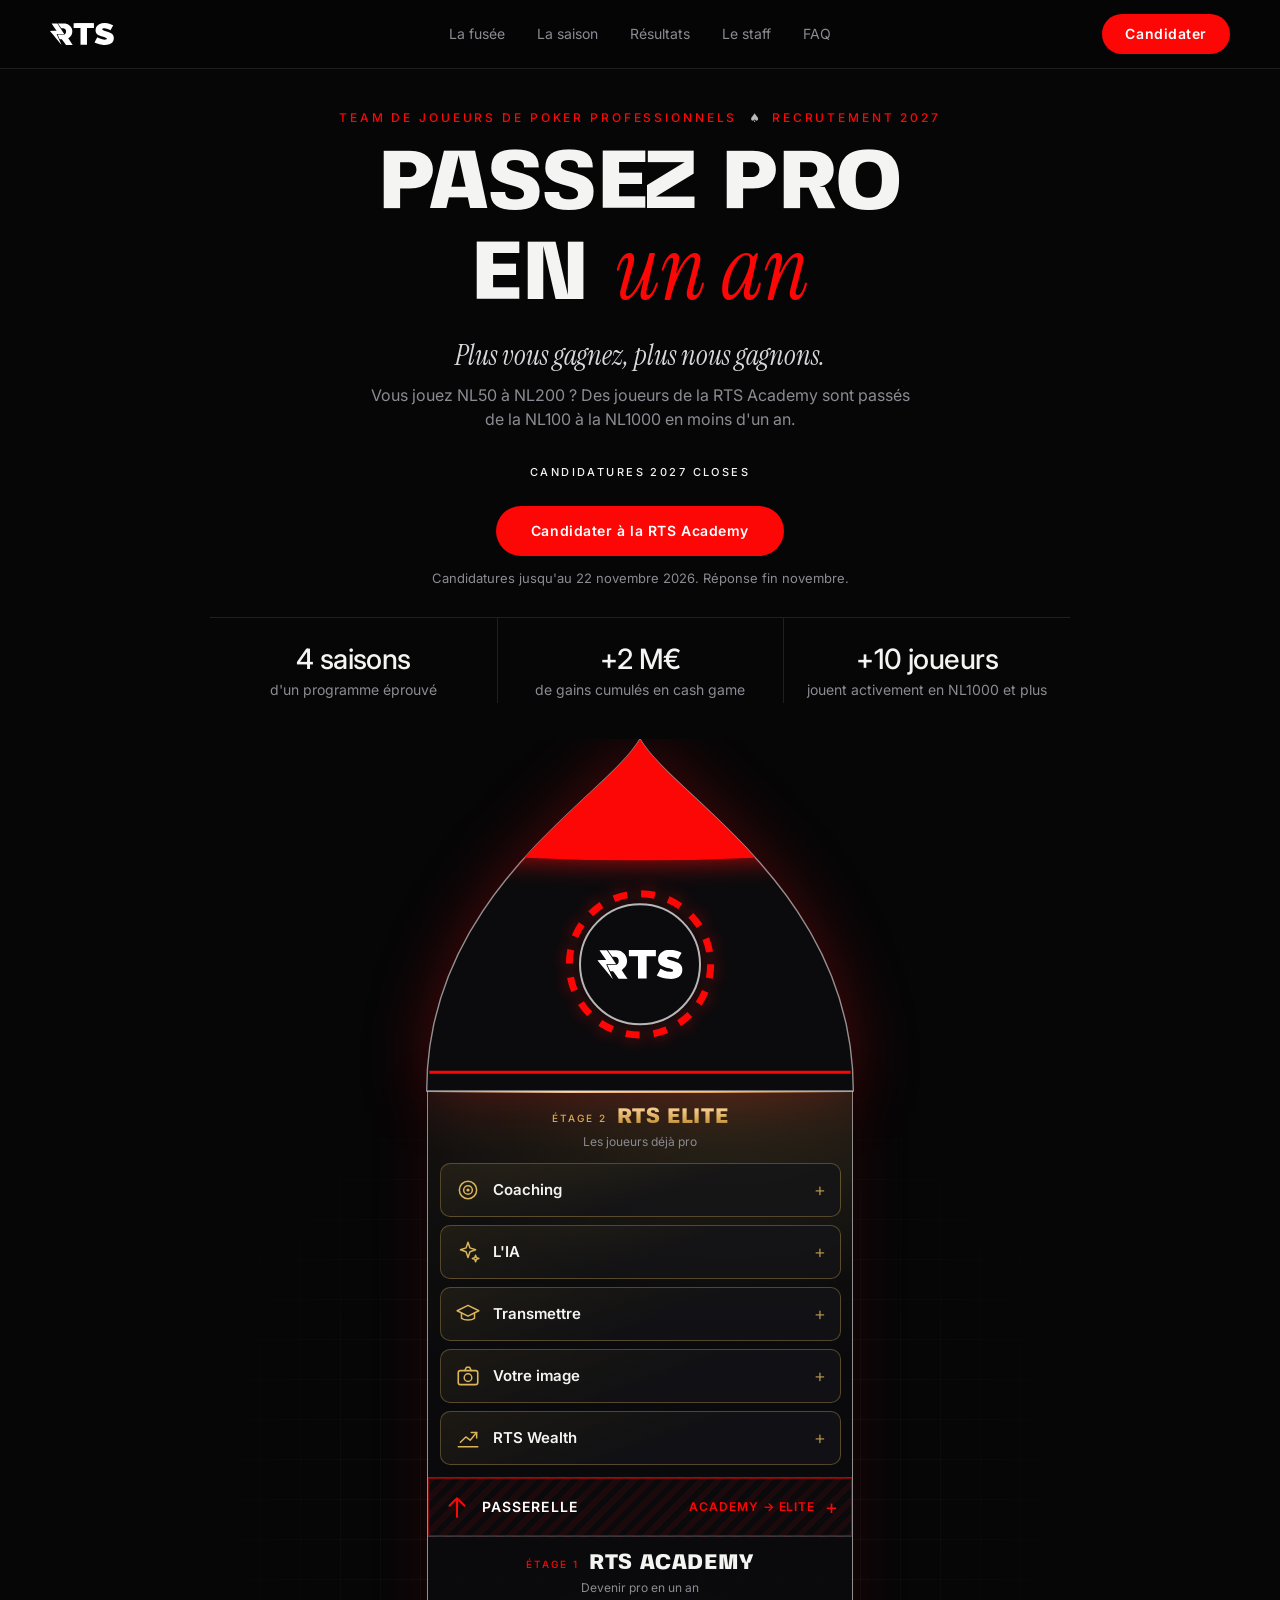
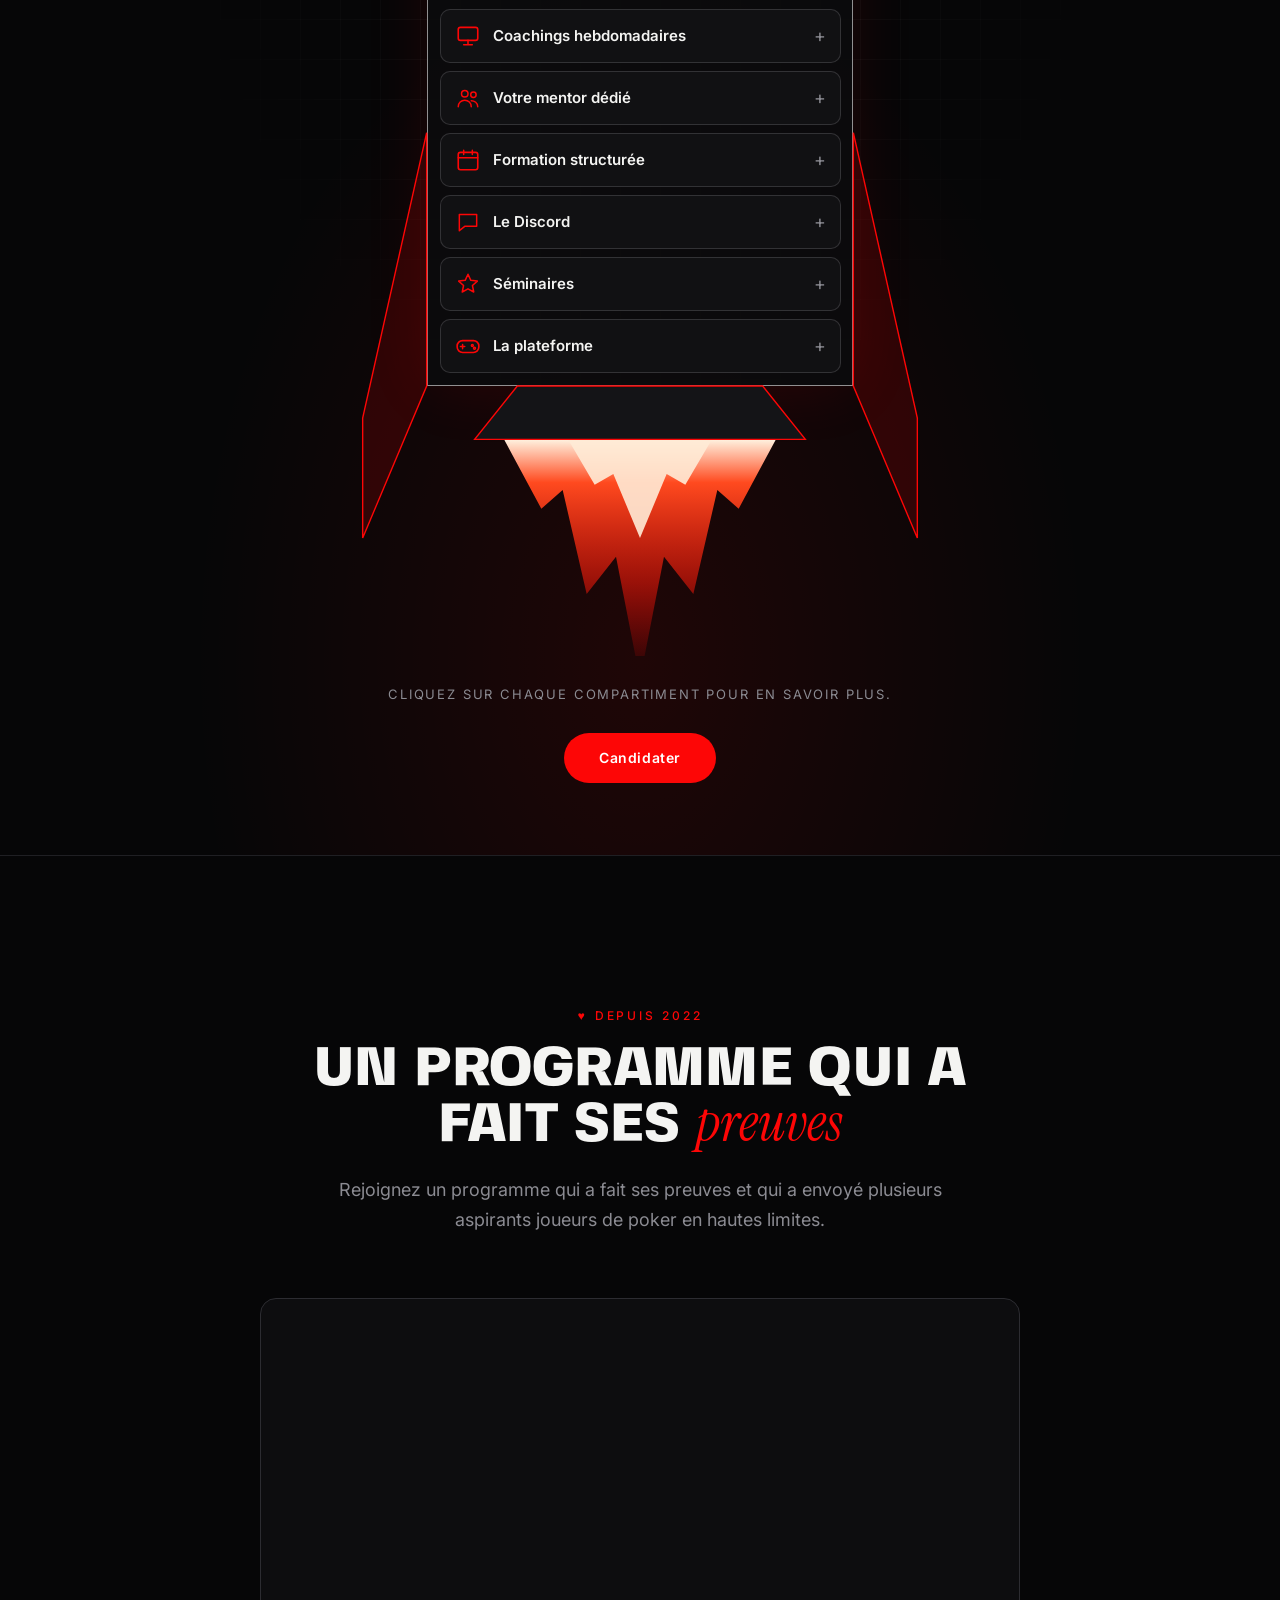
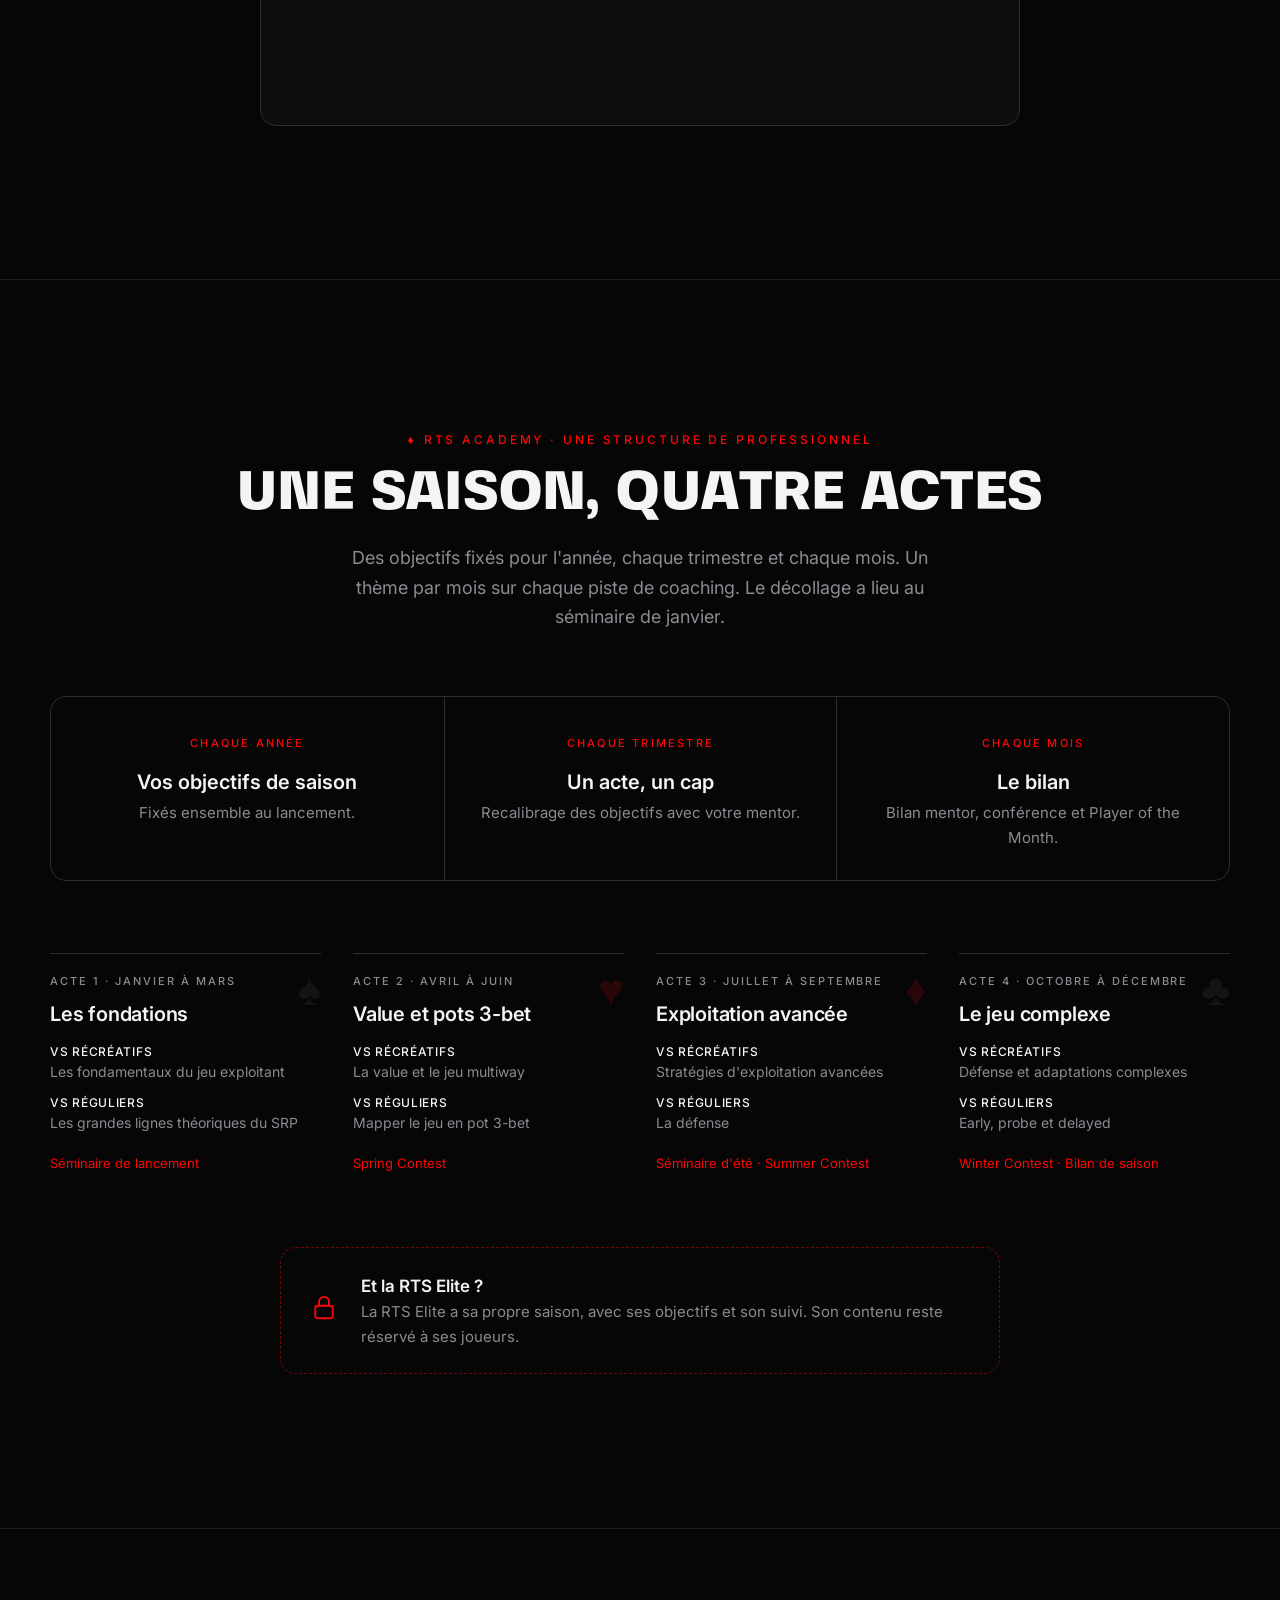
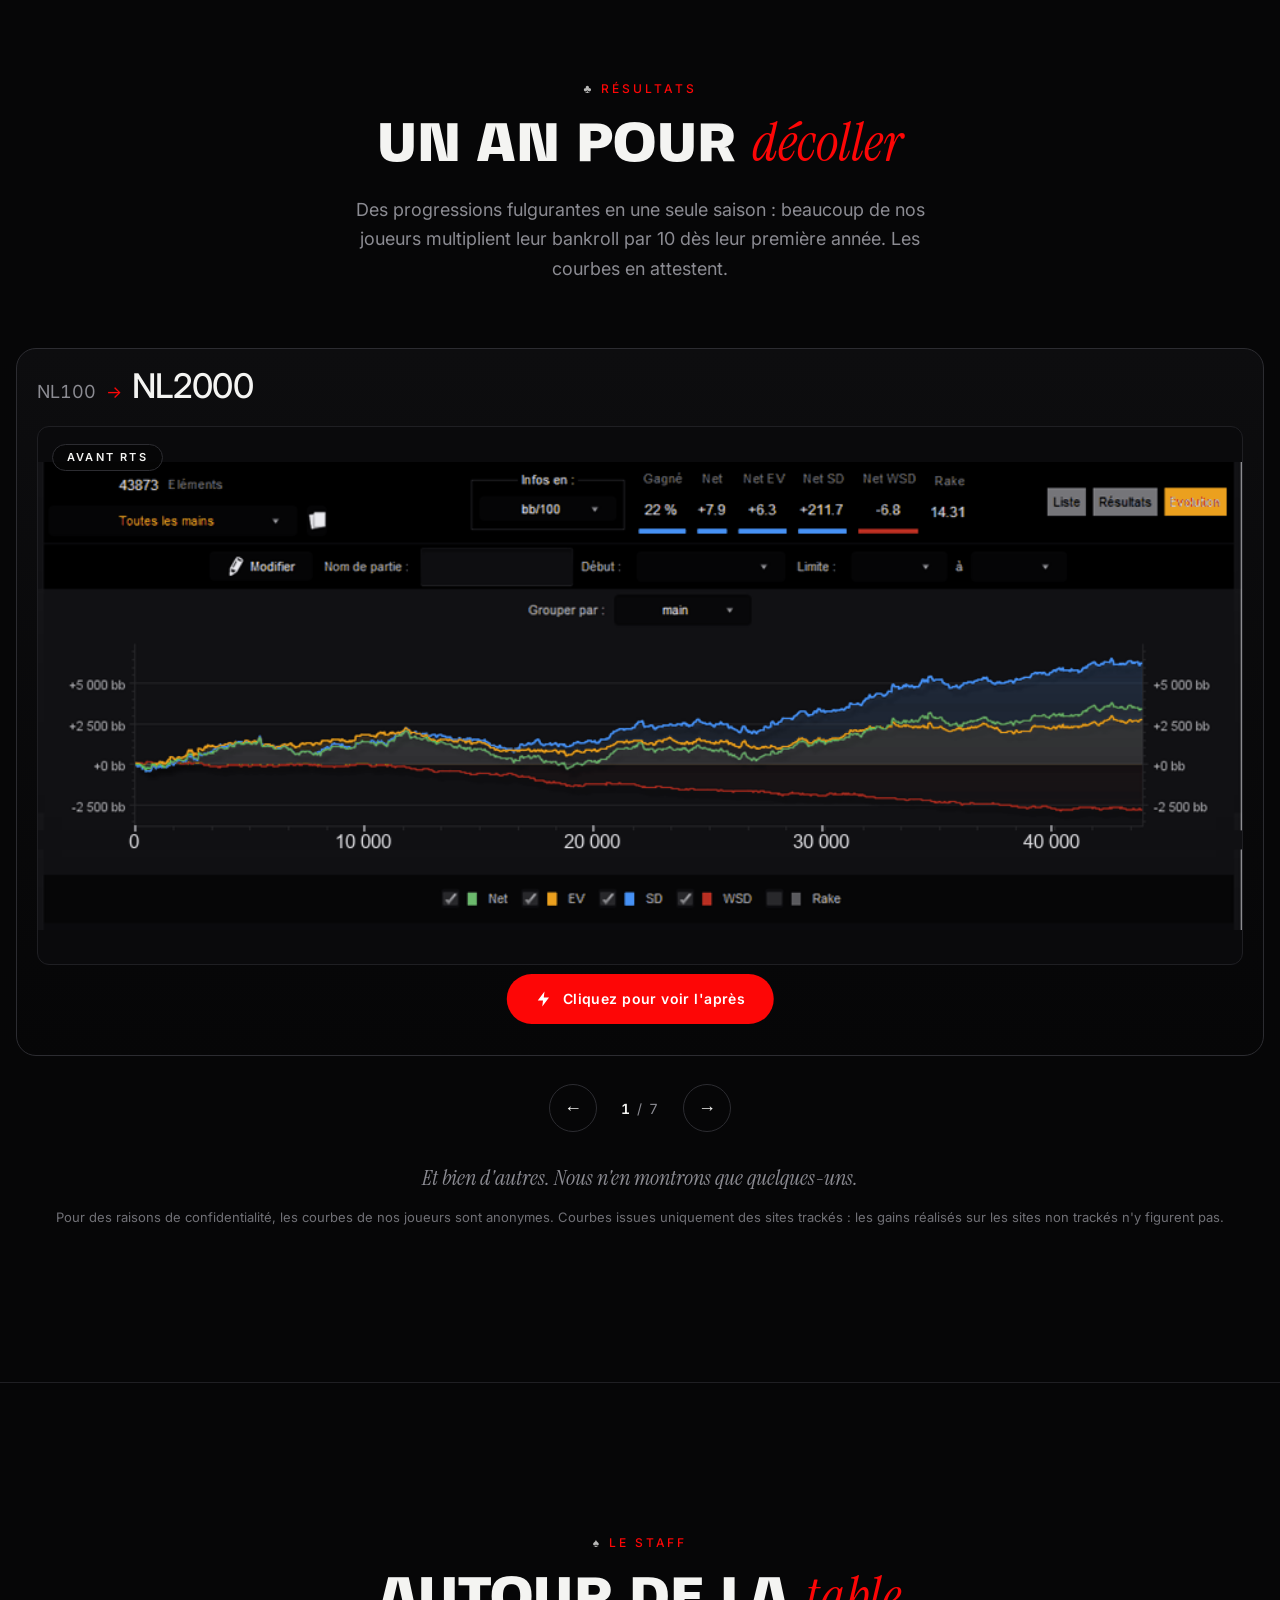
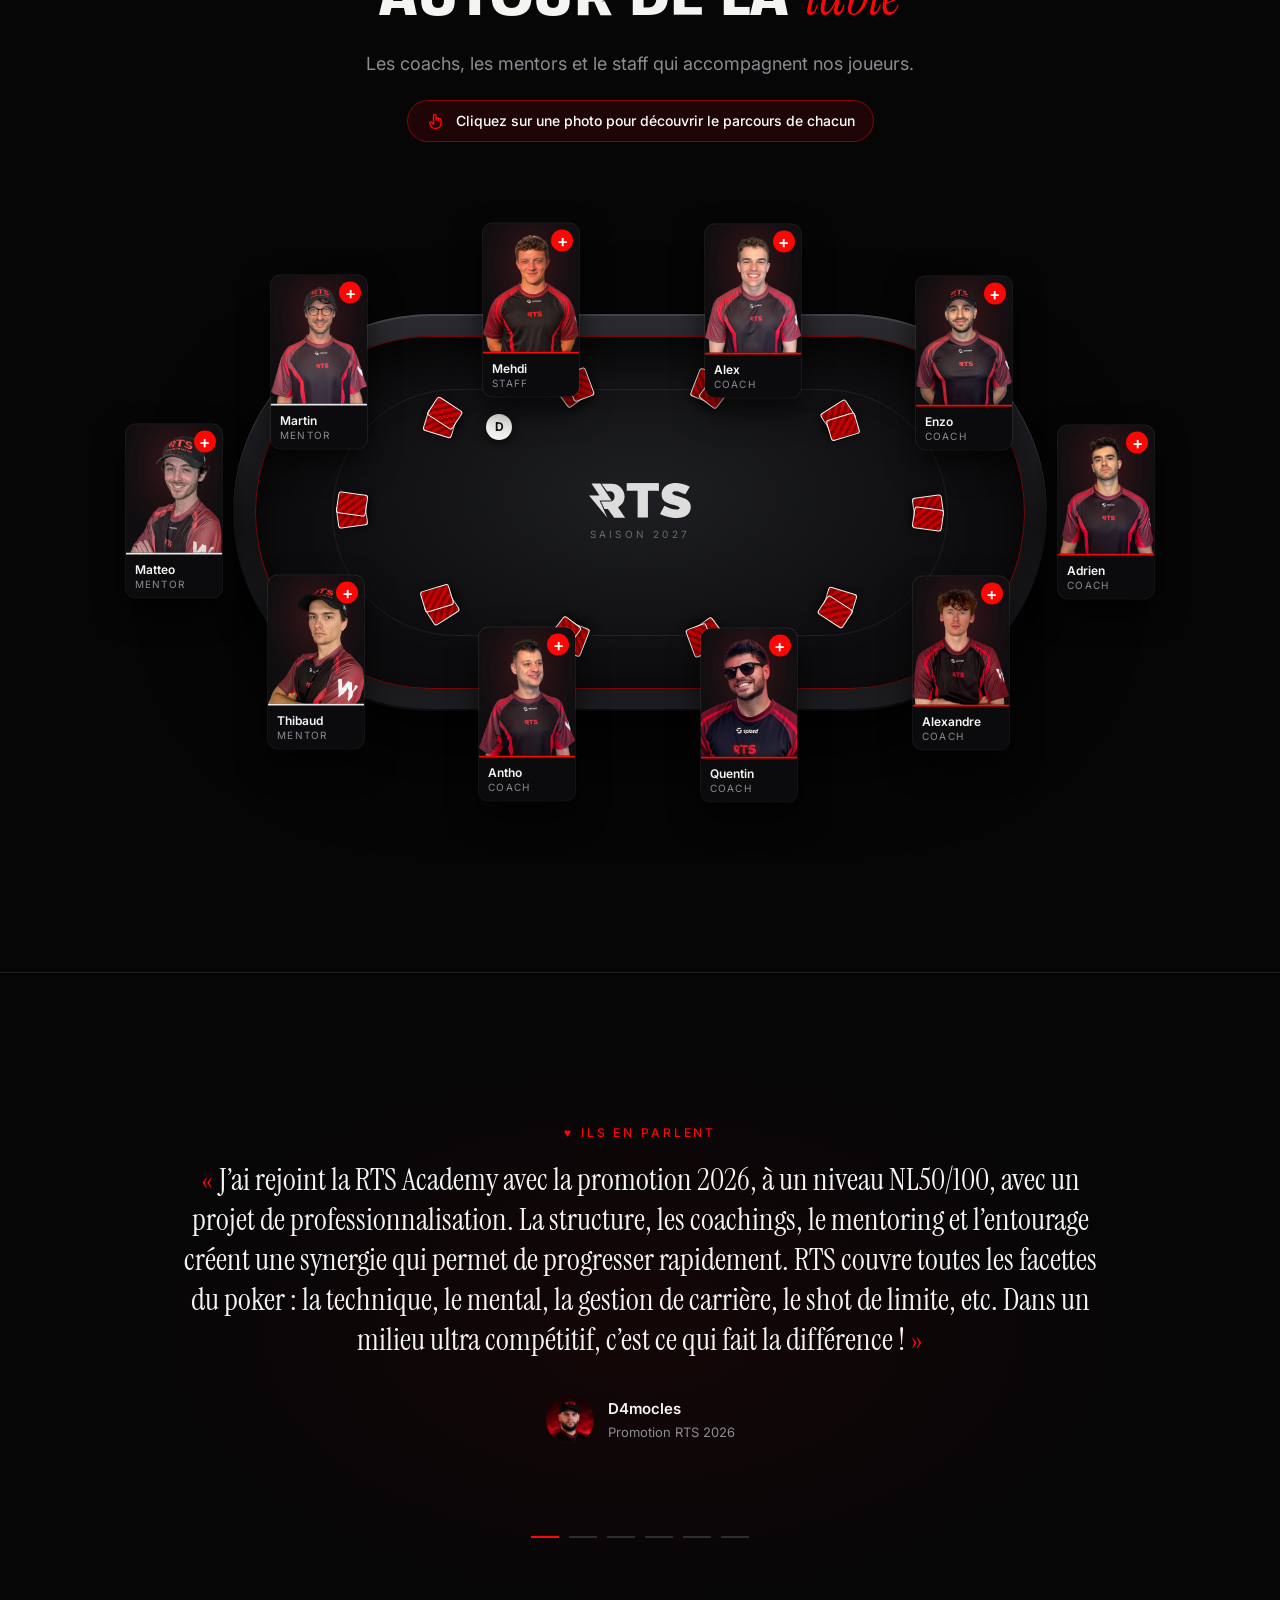
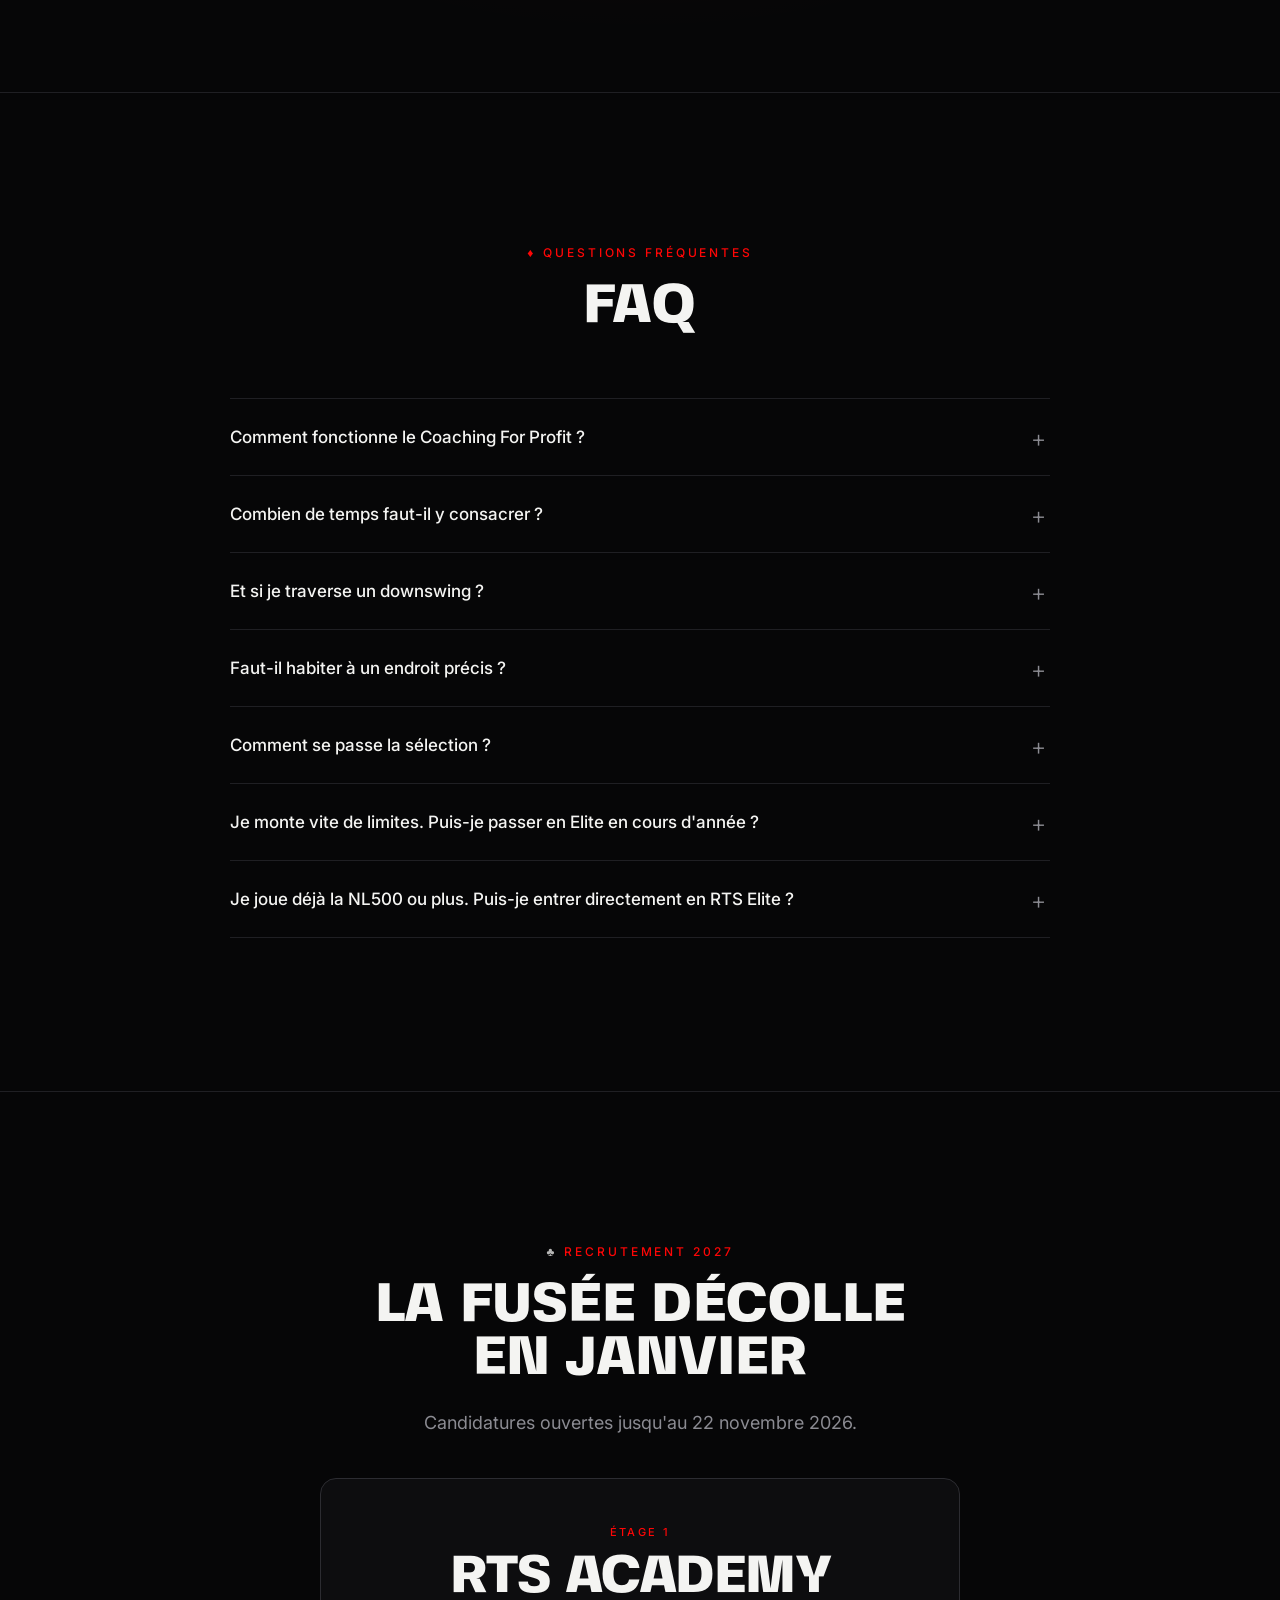
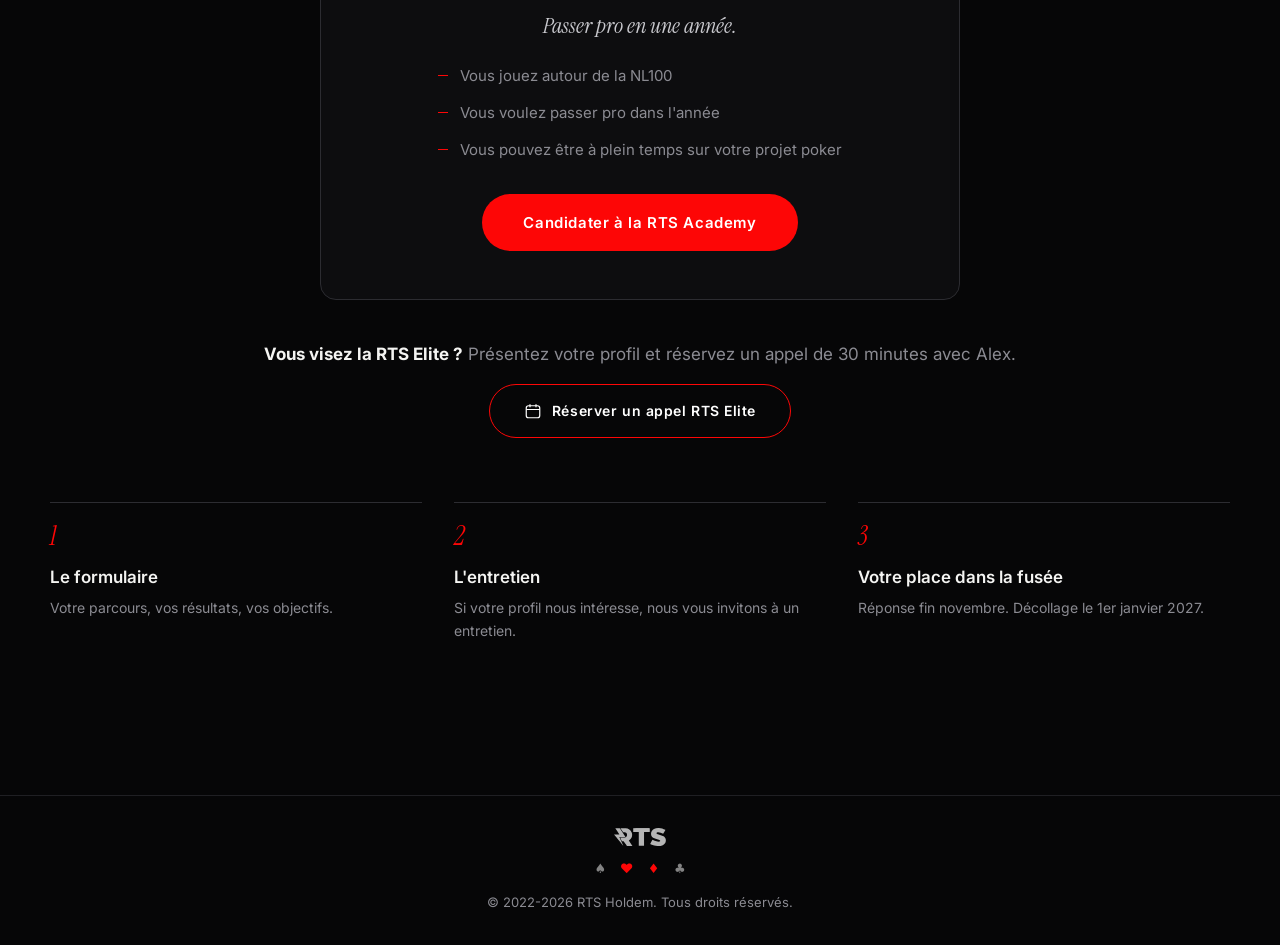
<file: index.html>
<!doctype html>
<html lang="fr">
<head>
  <meta charset="utf-8">
  <meta name="viewport" content="width=device-width, initial-scale=1">
  <title>RTS | Ne ratez pas le décollage · Recrutement 2027</title>
  <meta name="description" content="RTS, team de joueurs de poker professionnels. RTS Academy pour passer pro en une année, RTS Elite pour les joueurs déjà pro. Candidatures 2027 ouvertes jusqu'au 22 novembre.">
  <meta property="og:title" content="RTS | Ne ratez pas le décollage">
  <meta property="og:description" content="Rejoignez l'élite du cash game français. Candidatures 2027 ouvertes jusqu'au 22 novembre.">
  <meta property="og:image" content="img/seminaire.webp">
  <link rel="icon" href="favicon.png">
  <link rel="apple-touch-icon" href="apple-touch-icon.png">
  <link rel="preconnect" href="https://fonts.googleapis.com">
  <link rel="preconnect" href="https://fonts.gstatic.com" crossorigin>
  <link href="https://fonts.googleapis.com/css2?family=Inter:wght@400;500;600&family=Instrument+Serif:ital@0;1&display=swap" rel="stylesheet">
  <link rel="stylesheet" href="style.css?v=2026-10-25a">
</head>
<body>

<!-- ============ NAVIGATION ============ -->
<header class="nav">
  <div class="wrap">
    <a class="nav-logo" href="#top" aria-label="RTS Poker"><img src="img/logo.svg" alt="RTS"></a>
    <nav class="nav-links">
      <a href="#fusee">La fusée</a>
      <a href="#structure">La saison</a>
      <a href="#resultats">Résultats</a>
      <a href="#equipe">Le staff</a>
      <a href="#faq">FAQ</a>
    </nav>
    <a class="btn btn-red btn-sm" href="#candidater">Candidater</a>
  </div>
</header>

<main id="top">

<!-- ============ HERO : titre, compte à rebours, fusée (plan), bouton ============
     Fully centered. The rocket is a static blueprint: each compartment is a <button class="cell" data-room="ID">
     that opens the matching <template class="room-tpl" data-id="ID"> in the centered room. -->
<section class="hero" id="fusee">
  <div class="wrap center">
    <p class="eyebrow">Team de joueurs de poker professionnels <span class="sep" aria-hidden="true">♠︎</span> Recrutement 2027</p>
    <h1>Passez pro<br>en <em>un an</em></h1>
    <p class="hero-sub">Plus vous gagnez, plus nous gagnons.</p>
    <p class="hero-sub2">Vous jouez NL50 à NL200 ? Des joueurs de la RTS Academy sont passés de la NL100 à la NL1000 en moins d'un an.</p>

    <div class="countdown" data-countdown>
      <p class="cd-label">Clôture des candidatures 2027 dans</p>
      <div class="cd-grid">
        <div><b data-d>00</b><span>jours</span></div>
        <div><b data-h>00</b><span>heures</span></div>
        <div><b data-m>00</b><span>min</span></div>
        <div><b data-s>00</b><span>sec</span></div>
      </div>
    </div>
    <div class="hero-cta">
      <a class="btn btn-red" href="#candidater">Candidater à la RTS Academy</a>
      <p class="hero-dl">Candidatures jusqu'au 22 novembre 2026. Réponse fin novembre.</p>
    <div class="facts">
      <div><strong>4 saisons</strong><span>d'un programme éprouvé</span></div>
      <div><strong>+2 M€</strong><span>de gains cumulés en cash game</span></div>
      <div><strong>+10 joueurs</strong><span>jouent activement en NL1000 et plus</span></div>
    </div>
    </div>
  </div>

  <!-- Rocket = static plan, read left to right: engine, stage 1 Academy, passerelle, stage 2 Elite, nose.
       Phone: same blocks stacked upright (nose on top). Each tile = <button data-room="ID"> that opens its room. -->
  <div class="bp-wrap">
    <div class="ship">
      <div class="engine">
        <svg class="h" viewBox="0 0 150 420" aria-hidden="true">
          <defs><linearGradient id="flameH" x1="1" y1="0" x2="0" y2="0"><stop offset="0" stop-color="#fff2e0"/><stop offset=".18" stop-color="#ff4a1f"/><stop offset=".6" stop-color="#ff1a0a" stop-opacity=".55"/><stop offset="1" stop-color="#ff0000" stop-opacity="0"/></linearGradient></defs>
          <path class="speed" d="M-20 120 H-220 M-40 300 H-260 M-10 210 H-120 M-60 80 H-180 M-60 340 H-160"/>
          <path class="flame" d="M110 108 L58 136 L72 152 L-6 170 L22 192 L-70 210 L22 228 L-6 250 L72 268 L58 284 L110 312 Z" fill="url(#flameH)"/>
          <path class="core" d="M110 156 L76 176 L84 190 L36 210 L84 230 L76 244 L110 264 Z"/>
          <path class="bp-fin" d="M340 50 L150 50 L36 2 L126 2 Z M340 370 L150 370 L36 418 L126 418 Z"/>
          <path class="bp-nozzle" d="M150 118 L150 302 L110 334 L110 86 Z"/>
        </svg>
        <svg class="v" viewBox="0 0 420 150" aria-hidden="true">
          <defs><linearGradient id="flameV" x1="0" y1="0" x2="0" y2="1"><stop offset="0" stop-color="#fff2e0"/><stop offset=".18" stop-color="#ff4a1f"/><stop offset=".6" stop-color="#ff1a0a" stop-opacity=".55"/><stop offset="1" stop-color="#ff0000" stop-opacity="0"/></linearGradient></defs>
          <path class="flame" d="M108 40 L136 92 L152 78 L170 156 L192 128 L210 220 L228 128 L250 156 L268 78 L284 92 L312 40 Z" fill="url(#flameV)"/>
          <path class="core" d="M156 40 L176 74 L190 66 L210 114 L230 66 L244 74 L264 40 Z"/>
          <path class="bp-fin" d="M50 -190 L50 0 L2 114 L2 24 Z M370 -190 L370 0 L418 114 L418 24 Z"/>
          <path class="bp-nozzle" d="M118 0 L302 0 L334 40 L86 40 Z"/>
        </svg>
      </div>
      <div class="hull">
        <div class="stage academy">
          <button class="stage-h" data-room="academy"><span>Étage 1</span><strong>RTS Academy</strong><small>Devenir pro en un an</small><i>+</i></button>
          <div class="tiles">
            <button class="tile" data-room="a-coaching"><svg viewBox="0 0 24 24"><rect x="3" y="4" width="18" height="12" rx="2"/><path d="M8 20h8M12 16v4"/></svg><b>Coachings hebdomadaires</b><i>+</i></button>
            <button class="tile" data-room="a-mentor"><svg viewBox="0 0 24 24"><circle cx="9" cy="8" r="3"/><circle cx="17" cy="9" r="2.5"/><path d="M3 20c0-3.3 2.7-6 6-6s6 2.7 6 6M15 14.5c3 0 6 2 6 5.5"/></svg><b>Votre mentor dédié</b><i>+</i></button>
            <button class="tile" data-room="a-structure"><svg viewBox="0 0 24 24"><rect x="3" y="5" width="18" height="16" rx="2"/><path d="M3 10h18M8 3v4M16 3v4"/></svg><b>Formation structurée</b><i>+</i></button>
            <button class="tile" data-room="a-discord"><svg viewBox="0 0 24 24"><path d="M4 5h16v11H9l-5 4z"/></svg><b>Le Discord</b><i>+</i></button>
            <button class="tile" data-room="a-events"><svg viewBox="0 0 24 24"><path d="M12 3l2.6 5.6 6 .7-4.5 4.1 1.2 6L12 16.5 6.7 19.4l1.2-6L3.4 9.3l6-.7z"/></svg><b>Séminaires</b><i>+</i></button>
            <button class="tile" data-room="a-plateforme"><svg viewBox="0 0 24 24"><rect x="2" y="7" width="20" height="11" rx="5"/><path d="M7 10.5v4M5 12.5h4"/><circle cx="16" cy="11.5" r=".9"/><circle cx="18" cy="14" r=".9"/></svg><b>La plateforme</b><i>+</i></button>
          </div>
        </div>
        <button class="tile bridge" data-room="passerelle" aria-label="La passerelle : de la RTS Academy à la RTS Elite"><svg viewBox="0 0 24 24"><path d="M4 12h15M13 6l6 6-6 6"/></svg><b>Passerelle</b><small><span class="long">Academy </span>→ Elite</small><i>+</i></button>
        <div class="stage elite">
          <button class="stage-h" data-room="elite"><span>Étage 2</span><strong>RTS Elite</strong><small>Les joueurs déjà pro</small><i>+</i></button>
          <div class="tiles">
            <button class="tile" data-room="e-coaching"><svg viewBox="0 0 24 24"><circle cx="12" cy="12" r="8"/><circle cx="12" cy="12" r="4"/><circle cx="12" cy="12" r=".8"/></svg><b>Coaching</b><i>+</i></button>
            <button class="tile" data-room="e-ia"><svg viewBox="0 0 24 24"><path d="M12 3l1.8 5.2L19 10l-5.2 1.8L12 17l-1.8-5.2L5 10l5.2-1.8z"/><path d="M19 15l.8 2.2L22 18l-2.2.8L19 21l-.8-2.2L16 18l2.2-.8z"/></svg><b>L'IA</b><i>+</i></button>
            <button class="tile" data-room="e-transmettre"><svg viewBox="0 0 24 24"><path d="M2 9l10-5 10 5-10 5z"/><path d="M6 11v5c3 2 9 2 12 0v-5"/></svg><b>Transmettre</b><i>+</i></button>
            <button class="tile" data-room="e-image"><svg viewBox="0 0 24 24"><rect x="3" y="7" width="18" height="13" rx="2"/><circle cx="12" cy="13.5" r="3.5"/><path d="M9 7l1.5-3h3L15 7"/></svg><b>Votre image</b><i>+</i></button>
            <button class="tile" data-room="e-wealth"><svg viewBox="0 0 24 24"><path d="M3 20h18M5 16l5-5 4 3 6-7"/><path d="M15 7h5v5"/></svg><b>RTS Wealth</b><i>+</i></button>
          </div>
        </div>
      </div>
      <div class="nose">
        <svg class="h" viewBox="0 0 264 420" aria-hidden="true"><defs><clipPath id="capH"><path d="M0 50 C150 50 220 185 264 210 C220 235 150 370 0 370 Z"/></clipPath></defs><path class="bp-hull" d="M0 50 C150 50 220 185 264 210 C220 235 150 370 0 370 Z"/><path class="bp-tip" clip-path="url(#capH)" d="M184 0 Q162 210 184 420 L300 420 L300 0 Z"/><path class="bp-stripe" d="M14 52 V368"/><circle class="bp-ring" cx="95" cy="210" r="53"/><circle class="bp-port" cx="95" cy="210" r="45"/><image href="img/logo.svg" x="63" y="199" width="64" height="22"/></svg>
        <svg class="v" viewBox="0 0 420 264" aria-hidden="true"><defs><clipPath id="capV"><path d="M50 264 C50 114 185 44 210 0 C235 44 370 114 370 264 Z"/></clipPath></defs><path class="bp-hull" d="M50 264 C50 114 185 44 210 0 C235 44 370 114 370 264 Z"/><path class="bp-tip" clip-path="url(#capV)" d="M0 80 Q210 102 420 80 L420 -40 L0 -40 Z"/><path class="bp-stripe" d="M52 250 H368"/><circle class="bp-ring" cx="210" cy="169" r="53"/><circle class="bp-port" cx="210" cy="169" r="45"/><image href="img/logo.svg" x="178" y="158" width="64" height="22"/></svg>
      </div>
    </div>
  </div>

  <div class="wrap center">
    <p class="bp-hint">Cliquez sur chaque compartiment pour en savoir plus.</p>
    <a class="btn btn-red" href="#candidater">Candidater</a>
  </div>
</section>

<!-- ============ LES SALLES DE LA FUSÉE ============
     One <template class="room-tpl"> per compartment, in reading order (the room arrows follow this order).
     data-img = photo shown on top. Missing file = elegant placeholder. Photos go in img/fusee/<id>.webp -->
<div hidden>
<template class="room-tpl" data-id="academy" data-img="img/fusee/academy.webp">
  <p class="r-tag">Étage 1 · RTS Academy</p>
  <h3 class="r-title">Passer pro en une année</h3>
  <p>Pour les joueurs qui jouent autour de la NL100 et qui veulent devenir professionnels dans l'année. Un programme d'un an, au moins 35 heures par semaine, au sein d'une équipe qui vise les plus hautes limites.</p>
</template>
<template class="room-tpl" data-id="a-coaching" data-img="img/fusee/a-coaching.webp">
  <p class="r-tag">RTS Academy · Coachings</p>
  <h3 class="r-title">Des coachings chaque semaine</h3>
  <p>En petits groupes, face aux joueurs récréatifs et face aux réguliers. Un fil directeur sur toute l'année, construit par les coachs.</p>
  <p class="r-hint">Cliquez sur une photo pour découvrir son parcours.</p>
  <div class="r-faces"><button class="face" data-person="Enzo"><img src="img/equipe-enzo.webp?v=5" alt=""><span>Enzo</span></button><button class="face" data-person="Adrien"><img src="img/equipe-adrien.webp?v=5" alt=""><span>Adrien</span></button><button class="face" data-person="Alexandre"><img src="img/equipe-alexandre.webp?v=5" alt=""><span>Alexandre</span></button><button class="face" data-person="Antho"><img src="img/equipe-anthony.webp?v=5" alt=""><span>Antho</span></button></div>
</template>
<template class="room-tpl" data-id="a-mentor" data-img="img/fusee/a-mentor.webp?v=4">
  <p class="r-tag">RTS Academy · Mentorat</p>
  <h3 class="r-title">Votre mentor dédié</h3>
  <p>Chaque joueur est suivi par son propre mentor, un joueur de la RTS Elite qui a déjà accompli ce que vous voulez accomplir. Une vraie relation se crée avec un joueur plus expérimenté : il connaît le chemin parce qu'il l'a déjà parcouru, et il vous aide à atteindre vos objectifs.</p>
  <p>Il répond à vos mains sur le Discord et fait un bilan avec vous chaque mois.</p>
  <p class="r-hint">Cliquez sur une photo pour découvrir son parcours.</p>
  <div class="r-faces"><button class="face" data-person="Thibaud"><img src="img/equipe-thibaud.webp?v=5" alt=""><span>Thibaud</span></button><button class="face" data-person="Matteo"><img src="img/equipe-matteo.webp?v=5" alt=""><span>Matteo</span></button><button class="face" data-person="Mentor 2027" data-kind="mentor" data-role="Promotion RTS 2027" data-tags="Team RTS Elite" data-bio="De nouveaux mentors pour 2027, issus des meilleurs talents de la RTS Academy, seront dévoilés prochainement."><img src="img/equipe-photo-a-venir.webp" alt=""><span>Mentor 2027</span></button></div>
</template>
<template class="room-tpl" data-id="a-structure" data-img="img/fusee/a-structure.webp">
  <p class="r-tag">RTS Academy · Formation structurée</p>
  <h3 class="r-title">Une formation structurée</h3>
  <p>L'année est découpée en trimestres et en mois. D'un côté, nous fixons avec vous vos objectifs de l'année, de chaque trimestre et de chaque mois : la structure dont a besoin un joueur professionnel.</p>
  <p>De l'autre, la formation suit la même structure : un acte par trimestre, un thème par mois sur chaque piste de coaching.</p>
  <div class="r-steps"><span>Année</span><i></i><span>Trimestre</span><i></i><span>Mois</span></div>
  <a class="r-link" href="#structure" data-close>Voir la saison en détail</a>
</template>
<template class="room-tpl" data-id="a-discord" data-img="img/fusee/a-discord.webp?v=3">
  <p class="r-tag">RTS Academy · Communauté</p>
  <h3 class="r-title">Le QG de la RTS</h3>
  <p>Le Discord est le quartier général de la RTS. C'est là que tout se passe, tous les jours : vous postez vos mains, posez vos questions et échangez avec les autres joueurs, les mentors et les coachs.</p>
  <p>Vous y apprenez énormément, et vous ne grindez plus jamais seul.</p>
</template>
<template class="room-tpl" data-id="a-events" data-img="img/fusee/a-events.webp?v=2">
  <p class="r-tag">RTS Academy · Événements</p>
  <h3 class="r-title">Séminaires et contests</h3>
  <p>Séminaire de lancement en janvier, séminaire d'été, une conférence chaque mois, des contests par équipes au printemps, en été et en hiver, et le Player of the Month.</p>
  <p class="r-note"><strong>Un aperçu ?</strong> Regardez notre conférence <a href="https://www.youtube.com/watch?v=Z2lFgtQa9RI" target="_blank" rel="noopener">La réalité du monde du poker professionnel</a> sur YouTube.</p>
</template>
<template class="room-tpl" data-id="a-plateforme" data-img="img/fusee/a-plateforme.webp?v=2">
  <p class="r-tag">RTS Academy · Plateforme</p>
  <h3 class="r-title">Votre saison, une aventure</h3>
  <p>Sur la plateforme RTS, votre progression devient un jeu. Chaque session jouée, chaque main revue et chaque coaching suivi vous rapporte de l'XP : vous montez de niveau, enchaînez les séries et débloquez des succès et des skins pour votre personnage.</p>
  <p>Toute l'équipe se retrouve en direct dans le QG RTS, et tout votre suivi est au même endroit : objectifs de volume, stratégies, quiz et coachings.</p>
  <p class="r-hint">Aperçu avec des joueurs fictifs.</p>
</template>
<template class="room-tpl" data-id="passerelle" data-img="img/fusee/passerelle.webp?v=2">
  <p class="r-tag">Passerelle</p>
  <h3 class="r-title">De la RTS Academy à la RTS Elite</h3>
  <p>Vous montez vite ? Pas besoin d'attendre la saison suivante. Les joueurs de l'Academy qui grimpent rapidement, notamment en atteignant la NL1000 (5/10), peuvent rejoindre la RTS Elite en cours d'année. La décision revient au head coach, au manager de la RTS Academy et au manager de la RTS Elite.</p>
</template>
<template class="room-tpl" data-id="elite" data-img="img/fusee/elite.webp">
  <p class="r-tag">Étage 2 · RTS Elite</p>
  <h3 class="r-title">Le cercle des joueurs pro</h3>
  <p>Des joueurs déjà professionnels, jusqu'en NL2000. La plupart sont passés par la RTS Academy et ont signé à nouveau pour continuer à évoluer dans la structure.</p>
  <p class="r-note"><strong>Vous jouez déjà la NL500, la NL1000 ou la NL2000 ?</strong> Nous ne recrutons pas activement pour la RTS Elite, mais il nous arrive d'ouvrir une place à un joueur prometteur. Présentez votre profil et <a href="https://calendly.com/alexis-lahire-rtsholdem/candidature-rts-elite" target="_blank" rel="noopener">réservez un appel avec Alex</a>.</p>
</template>
<template class="room-tpl" data-id="e-coaching" data-img="img/fusee/e-coaching.webp?v=2">
  <p class="r-tag">RTS Elite · Coaching</p>
  <h3 class="r-title">Des coachs plus expérimentés</h3>
  <p>Des coachings chaque semaine avec des coachs plus expérimentés, joueurs des plus grosses limites.</p>
  <p class="r-hint">Cliquez sur une photo pour découvrir son parcours.</p>
  <div class="r-faces"><button class="face" data-person="Alex"><img src="img/equipe-alex.webp?v=5" alt=""><span>Alex</span></button><button class="face" data-person="Adrien"><img src="img/equipe-adrien.webp?v=5" alt=""><span>Adrien</span></button><button class="face" data-person="Quentin"><img src="img/equipe-quentin.webp?v=5" alt=""><span>Quentin</span></button><button class="face" data-person="Alexandre"><img src="img/equipe-alexandre.webp?v=5" alt=""><span>Alexandre</span></button></div>
</template>
<template class="room-tpl" data-id="e-ia" data-img="img/fusee/e-ia.webp?v=2">
  <p class="r-tag">RTS Elite · IA</p>
  <h3 class="r-title">Des joueurs de poker next gen</h3>
  <p>Nous vous apprenons à utiliser l'IA au quotidien pour faire de vous des joueurs de poker next gen : analyser votre jeu, retravailler vos coachings, préparer vos sessions et organiser votre étude. Un avantage que très peu de joueurs ont aujourd'hui.</p>
  <p>Et nous utilisons nous-mêmes l'IA pour maximiser votre progression et garantir un apprentissage le plus complet possible.</p>
</template>
<template class="room-tpl" data-id="e-transmettre" data-img="img/fusee/e-transmettre.webp?v=2">
  <p class="r-tag">RTS Elite · Transmettre</p>
  <h3 class="r-title">Devenir mentor, devenir coach</h3>
  <p>Nos mentors sont des joueurs de la RTS Elite. Les meilleurs profils peuvent aussi rejoindre l'équipe de coachs.</p>
</template>
<template class="room-tpl" data-id="e-image" data-img="img/fusee/e-image.webp?v=3">
  <p class="r-tag">RTS Elite · Image</p>
  <h3 class="r-title">Développer votre image</h3>
  <p>Des conseils en création de contenu pour construire votre image et développer vos réseaux sociaux.</p>
</template>
<template class="room-tpl" data-id="e-wealth" data-img="img/fusee/e-wealth.webp?v=3">
  <p class="r-tag">RTS Elite · RTS Wealth</p>
  <h3 class="r-title">Faire fructifier vos gains</h3>
  <p>Avec nos partenaires financiers : des solutions pour investir vos gains, l'accès à la banque privée et au crédit, un levier difficile à obtenir quand on est joueur de poker.</p>
</template>
</div>

<!-- ============ UN PROGRAMME QUI A FAIT SES PREUVES ============ -->
<section class="section" id="preuves">
  <div class="wrap">
    <div class="head center">
      <p class="eyebrow"><span class="suit red" aria-hidden="true">♥︎</span>Depuis 2022</p>
      <h2>Un programme qui a<br>fait ses <em>preuves</em></h2>
      <p class="lead">Rejoignez un programme qui a fait ses preuves et qui a envoyé plusieurs aspirants joueurs de poker en hautes limites.</p>
    </div>
    <div class="video">
      <iframe src="https://www.youtube-nocookie.com/embed/U8B3KaKYEY0" title="Séminaire RTS" loading="lazy" allow="accelerometer; autoplay; clipboard-write; encrypted-media; gyroscope; picture-in-picture" allowfullscreen></iframe>
    </div>
  </div>
</section>

<!-- ============ LA SAISON (RTS Academy) ============
     The 4 acts come from Notion "Programme 2027 · Academy". Update there first, then here.
     The Elite season stays private (Alexis, 2026-10-20). -->
<section class="section" id="structure">
  <div class="wrap">
    <div class="head center">
      <p class="eyebrow"><span class="suit red" aria-hidden="true">♦︎</span>RTS Academy · une structure de professionnel</p>
      <h2>Une saison, quatre actes</h2>
      <p class="lead">Des objectifs fixés pour l'année, chaque trimestre et chaque mois. Un thème par mois sur chaque piste de coaching. Le décollage a lieu au séminaire de janvier.</p>
    </div>
    <div class="cadence">
      <div><span class="c-k">Chaque année</span><strong>Vos objectifs de saison</strong><p>Fixés ensemble au lancement.</p></div>
      <div><span class="c-k">Chaque trimestre</span><strong>Un acte, un cap</strong><p>Recalibrage des objectifs avec votre mentor.</p></div>
      <div><span class="c-k">Chaque mois</span><strong>Le bilan</strong><p>Bilan mentor, conférence et Player of the Month.</p></div>
    </div>
    <div class="acts">
      <div class="act" data-suit="♠︎"><p class="act-n">Acte 1 · Janvier à mars</p><h3>Les fondations</h3><ul><li><b>vs récréatifs</b>Les fondamentaux du jeu exploitant</li><li><b>vs réguliers</b>Les grandes lignes théoriques du SRP</li></ul><p class="act-ev">Séminaire de lancement</p></div>
      <div class="act" data-suit="♥︎"><p class="act-n">Acte 2 · Avril à juin</p><h3>Value et pots 3-bet</h3><ul><li><b>vs récréatifs</b>La value et le jeu multiway</li><li><b>vs réguliers</b>Mapper le jeu en pot 3-bet</li></ul><p class="act-ev">Spring Contest</p></div>
      <div class="act" data-suit="♦︎"><p class="act-n">Acte 3 · Juillet à septembre</p><h3>Exploitation avancée</h3><ul><li><b>vs récréatifs</b>Stratégies d'exploitation avancées</li><li><b>vs réguliers</b>La défense</li></ul><p class="act-ev">Séminaire d'été · Summer Contest</p></div>
      <div class="act" data-suit="♣︎"><p class="act-n">Acte 4 · Octobre à décembre</p><h3>Le jeu complexe</h3><ul><li><b>vs récréatifs</b>Défense et adaptations complexes</li><li><b>vs réguliers</b>Early, probe et delayed</li></ul><p class="act-ev">Winter Contest · Bilan de saison</p></div>
    </div>
    <div class="elite-season">
      <span class="lock" aria-hidden="true"><svg viewBox="0 0 24 24"><rect x="5" y="11" width="14" height="10" rx="2"/><path d="M8 11V8a4 4 0 0 1 8 0v3"/></svg></span>
      <div><strong>Et la RTS Elite ?</strong><p>La RTS Elite a sa propre saison, avec ses objectifs et son suivi. Son contenu reste réservé à ses joueurs.</p></div>
    </div>
  </div>
</section>

<!-- ============ RÉSULTATS : un joueur à la fois, l'avant puis l'après ============
     One <article class="slide"> per player, anonymous (no names anywhere here). Graphs: img/resultat-N-avant.webp and img/resultat-N-apres.webp.
     Slide with class "pending" = curves not received yet (hides the lightning button). Testimonial: <blockquote class="res-quote">, real quote only. -->
<section class="section" id="resultats">
  <div class="wrap">
    <div class="head center">
      <p class="eyebrow"><span class="suit" aria-hidden="true">♣︎</span>Résultats</p>
      <h2>Un an pour <em>décoller</em></h2>
      <p class="lead">Des progressions fulgurantes en une seule saison : beaucoup de nos joueurs multiplient leur bankroll par 10 dès leur première année. Les courbes en attestent.</p>
    </div>

    <div class="res" id="res">
      <article class="slide active">
        <header><p class="jump"><span>NL100</span><i>→</i><strong>NL2000</strong></p></header>
        <div class="gbox">
          <div class="g before"><img src="img/resultat-1-avant.webp?v=9" alt="Courbe de gains avant RTS" loading="lazy"></div>
          <div class="g after"><img src="img/resultat-1-apres.webp?v=9" alt="Courbe de gains après RTS" loading="lazy"></div>
        </div>
      </article>
      <article class="slide">
        <header><p class="jump"><span>NL100</span><i>→</i><strong>NL2000</strong></p></header>
        <div class="gbox">
          <div class="g before"><img src="img/resultat-2-avant.webp?v=9" alt="Courbe de gains avant RTS" loading="lazy"></div>
          <div class="g after"><img src="img/resultat-2-apres.webp?v=9" alt="Courbe de gains après RTS" loading="lazy"></div>
        </div>
      </article>
      <article class="slide">
        <header><p class="jump"><span>NL100</span><i>→</i><strong>NL600</strong></p></header>
        <div class="gbox tall">
          <div class="g before"><img src="img/resultat-5-avant.webp?v=9" alt="Courbe de gains avant RTS" loading="lazy"></div>
          <div class="g after"><img src="img/resultat-5-apres.webp?v=9" alt="Courbe de gains après RTS" loading="lazy"></div>
        </div>
      </article>
      <article class="slide">
        <header><p class="jump"><span>NL100</span><i>→</i><strong>NL1000</strong><em class="jump-note">shots en cours</em></p></header>
        <div class="gbox">
          <div class="g before"><img src="img/resultat-6-avant.webp?v=1" alt="Courbe de gains avant RTS" loading="lazy"></div>
          <div class="g after"><img src="img/resultat-6-apres.webp?v=1" alt="Courbe de gains après RTS" loading="lazy"></div>
        </div>
      </article>
      <article class="slide">
        <header><p class="jump"><span>NL100</span><i>→</i><strong>NL1000</strong><em class="jump-note">shots en cours</em></p></header>
        <div class="gbox">
          <div class="g before"><img src="img/resultat-7-avant.webp?v=1" alt="Courbe de gains avant RTS" loading="lazy"></div>
          <div class="g after"><img src="img/resultat-7-apres.webp?v=1" alt="Courbe de gains après RTS" loading="lazy"></div>
        </div>
      </article>
      <article class="slide">
        <header><p class="jump"><span>NL100</span><i>→</i><strong>NL1000</strong><em class="jump-note">shots en cours</em></p></header>
        <div class="gbox">
          <div class="g before"><img src="img/resultat-8-avant.webp?v=1" alt="Courbe de gains avant RTS" loading="lazy"></div>
          <div class="g after"><img src="img/resultat-8-apres.webp?v=1" alt="Courbe de gains après RTS" loading="lazy"></div>
        </div>
      </article>

      <!-- shared controls: main.js moves them into the visible graph -->
      <div class="gctrl">
      <div class="state"><span class="st-before">Avant RTS</span><span class="st-after">Après RTS</span></div>
      <svg class="bolt" viewBox="0 0 100 100" preserveAspectRatio="none" aria-hidden="true"><path d="M58 0 L40 38 L56 40 L34 100 L72 30 L54 28 L70 0"/></svg>
      <div class="flash" aria-hidden="true"></div>
      <button class="reveal" type="button"><svg viewBox="0 0 24 24"><path d="M13 2L4 14h7l-1 8 9-12h-7z"/></svg><span class="rv-1">Cliquez pour voir l'après</span><span class="rv-2">Revoir l'avant</span></button>
      </div>
    </div>
    <div class="res-nav">
      <button class="arrow" data-step="-1" aria-label="Joueur précédent">←</button>
      <span class="res-count"><b>1</b> / 7</span>
      <button class="arrow" data-step="1" aria-label="Joueur suivant">→</button>
    </div>
    <p class="res-more">Et bien d'autres. Nous n'en montrons que quelques-uns.</p>
    <p class="res-note">Pour des raisons de confidentialité, les courbes de nos joueurs sont anonymes. Courbes issues uniquement des sites trackés : les gains réalisés sur les sites non trackés n'y figurent pas.</p>
  </div>
</section>

<!-- ============ L'ÉQUIPE : autour de la table ============
     The staff only (6 coachs, 3 mentors, Mehdi) at a 10-max table. One <button class="seat KIND"> per person
     (KIND = staff | coach | mentor). main.js places seats and their hole cards around the table; click = bio.
     Photo: img/team-<firstname>.webp, portrait 3:4, face centered. -->
<section class="section" id="equipe">
  <div class="wrap">
    <div class="head center">
      <p class="eyebrow"><span class="suit" aria-hidden="true">♠︎</span>Le staff</p>
      <h2>Autour de la <em>table</em></h2>
      <p class="lead">Les coachs, les mentors et le staff qui accompagnent nos joueurs.</p>
      <p class="tap-hint"><svg viewBox="0 0 24 24" aria-hidden="true"><path d="M9 11V5.5a1.5 1.5 0 0 1 3 0V11m0-1.5a1.5 1.5 0 0 1 3 0V11m0-.5a1.5 1.5 0 0 1 3 0v4.5a6 6 0 0 1-6 6h-1.2a6 6 0 0 1-4.6-2.2L4.6 15.6a1.5 1.5 0 0 1 2.3-1.9L9 16V11"/></svg>Cliquez sur une photo pour découvrir le parcours de chacun</p>
    </div>
    <div class="table-wrap">
      <div class="ptable" id="ptable">
        <div class="rail"><div class="felt"><span class="betline"></span><img src="img/logo.svg" alt="RTS"><p>Saison 2027</p><span class="dealer">D</span></div></div>
        <button class="seat coach" data-name="Alex" data-video="https://www.youtube.com/watch?v=sMAmQ97VU7k" data-video-label="Voir son interview" data-kind="coach" data-role="Fondateur · Coach" data-tags="Elite" data-bio="Voilà maintenant plus de 5 ans que j&#x27;évolue sur les plus hautes limites du .fr (5/10 et 10/20), et depuis 3 ans sur le .com jusqu&#x27;en 25/50. En travaillant avec plusieurs mentors, j&#x27;ai découvert la clé pour progresser rapidement en high stakes : s&#x27;entourer de joueurs plus compétents, échanger régulièrement avec eux, et absorber chaque parcelle de leur savoir.

Être joueur professionnel de poker en ligne offre une liberté et un style de vie uniques, mais c&#x27;est aussi une expérience souvent solitaire. C&#x27;est pour combler ce besoin de partage et de progression collective que j&#x27;ai créé la Team RTS en septembre 2022.

L&#x27;objectif de RTS est de transmettre mes stratégies axées sur une approche « redline » : pas simplement un jeu agressif, mais une méthode fondée sur une compréhension profonde du GTO, de ses applications concrètes, et de la gestion stratégique de votre carrière de joueur professionnel."><img src="img/equipe-alex.webp?v=5" alt=""><span class="plate"><b>Alex</b><small>Coach</small></span></button>
        <button class="seat coach" data-name="Enzo" data-video="https://www.youtube.com/watch?v=U0ifx4w3Pac" data-video-label="Voir son interview" data-kind="coach" data-role="Coach · Manager de la RTS Academy" data-tags="Academy" data-bio="Le poker a toujours fait partie de mon environnement. Issu d&#x27;une famille italienne où les parties étaient fréquentes, j&#x27;ai découvert très tôt ce jeu qui allait devenir bien plus qu&#x27;un simple loisir.

J&#x27;ai commencé en NL5 avant de gravir progressivement les limites jusqu&#x27;à évoluer aujourd&#x27;hui principalement entre la NL200, la NL500 et la NL1000.

Le véritable tournant de ma carrière a été ma rencontre avec Alex et RTS. J&#x27;ai rejoint la Saison 1 en tant qu&#x27;élève, avec déjà de bonnes bases mais encore besoin d&#x27;un cadre pour franchir un cap. Quelques années plus tard, je suis passé d&#x27;élève à coach au sein de RTS.

Aujourd&#x27;hui, je suis le manager de la RTS Academy : je pilote le programme, les séminaires et le suivi des joueurs tout au long de la saison. En coaching, j&#x27;accompagne les joueurs principalement sur le jeu contre les récréatifs, les adaptations exploitantes et le jeu en multiway. Mon objectif est de leur transmettre des raisonnements solides, une vraie méthode de travail et davantage d&#x27;autonomie dans leur progression.

J&#x27;accorde aussi une place importante à tout ce qui entoure la performance : sport, discipline, équilibre de vie et capacité à performer sur la durée.

Je poursuis en parallèle ma propre carrière de joueur avec la même ambition qu&#x27;à mes débuts : continuer à progresser, monter les limites et transmettre cette exigence aux joueurs que j&#x27;accompagne chez RTS."><img src="img/equipe-enzo.webp?v=5" alt=""><span class="plate"><b>Enzo</b><small>Coach</small></span></button>
        <button class="seat coach" data-name="Adrien" data-video="https://www.youtube.com/watch?v=QEUl9BgffLc" data-video-label="Voir son interview" data-kind="coach" data-role="Coach" data-tags="Academy,Elite" data-bio="Moi, c&#x27;est Adrien, j&#x27;ai 27 ans et je suis joueur de poker professionnel depuis 4 ans. J&#x27;évolue aujourd&#x27;hui sur les plus hautes limites du .fr, de la NL500 à la NL2000.

Coach chez RTS, alias « L&#x27;usine à crushers », depuis 2 ans, je m&#x27;engage à vous transmettre toute mon expérience, mes connaissances et mes méthodes de travail pour vous donner les armes nécessaires afin de franchir un cap dans votre jeu, gagner en autonomie et vous installer durablement sur les plus hautes limites du .fr. Mon objectif : vous accompagner vers votre plein potentiel et vous permettre de viser encore plus haut !"><img src="img/equipe-adrien.webp?v=5" alt=""><span class="plate"><b>Adrien</b><small>Coach</small></span></button>
        <button class="seat coach" data-name="Alexandre" data-kind="coach" data-role="Coach" data-tags="Academy,Elite" data-bio="¡Hola! Alexandre, 26 ans, je suis joueur de poker professionnel depuis près de 2 ans, après être entré chez RTS lors de la 3ème saison. Je joue actuellement les hautes limites, entre la NL500 et la NL2000.

J&#x27;ai découvert le poker en fac d&#x27;histoire et je me suis très vite passionné pour ce jeu, avec son côté stratégique, sociologique et mathématique.

Chez RTS, j&#x27;ai découvert le professionnalisme dans le poker. Être entouré de performers est, à mon sens, un élément important, voire essentiel, dans une carrière de joueur de poker.

Dans cette nouvelle saison de RTS, j&#x27;aurai l&#x27;honneur d&#x27;être coach vs reg pour la RTS Academy. Le poker professionnel est de plus en plus compétitif et il est primordial de prendre sa carrière en main. Avec RTS, vous avez tout à portée de main pour réussir.

À très vite !"><img src="img/equipe-alexandre.webp?v=5" alt=""><span class="plate"><b>Alexandre</b><small>Coach</small></span></button>
        <button class="seat coach" data-name="Quentin" data-video="https://www.youtube.com/shorts/GnLOl1b-P8E" data-video-label="Voir son interview (format court)" data-kind="coach" data-role="Coach" data-tags="Elite" data-bio="Joueur de cash game professionnel et mentor RTS, il rejoint l&#x27;équipe de coachs de la RTS Elite en 2027."><img src="img/equipe-quentin.webp?v=5" alt=""><span class="plate"><b>Quentin</b><small>Coach</small></span></button>
        <button class="seat coach" data-name="Antho" data-video="https://www.youtube.com/shorts/nytWY7gYX48" data-video-label="Voir son interview (format court)" data-kind="coach" data-role="Coach" data-tags="Academy" data-bio="Antho, joueur de cash-game, depuis maintenant 3 ans chez RTS. Après une première année en tant qu&#x27;élève uniquement, j&#x27;ai pu faire NL100 to NL1000 en 1 an au sein de RTS grâce à une formation technique complète et poussée.

Aujourd&#x27;hui, j&#x27;évolue toujours en NL1000 avec quelques shots en NL2000, je continue de progresser comme au premier jour !

Je suis depuis 2 ans mentor pour les joueurs de RTS Academy. J&#x27;accompagne les joueurs à travers leurs aventures chez RTS, pour optimiser leurs années : voir s&#x27;ils ont bien compris et appliquent bien les coachings, faire des stratégies de shot, aider à traverser des périodes de bad run... et bien d&#x27;autres choses !"><img src="img/equipe-anthony.webp?v=5" alt=""><span class="plate"><b>Antho</b><small>Coach</small></span></button>
        <button class="seat mentor" data-name="Thibaud" data-video="https://www.youtube.com/watch?v=SWM047Ck3wA" data-video-label="Voir son interview" data-kind="mentor" data-role="Mentor" data-tags="Academy" data-bio="J&#x27;ai rejoint la team RTS en janvier 2025 en jouant la NL50/100. J&#x27;y ai trouvé une structure carrée et sérieuse, notamment les coachings qui toute l&#x27;année mappent tous les grands axes du jeu vs réguliers et récréatifs. Grâce à ce contenu et à l&#x27;accompagnement des mentors et coachs, j&#x27;ai pu shoot et m&#x27;installer en NL1000 en 1 an.

J&#x27;ai re-signé chez RTS pour l&#x27;année 2026 en tant que mentor et j&#x27;évolue aujourd&#x27;hui sur les .fr entre la NL500 et la NL2000.

Player of the Month en mars 2026, je détiens aujourd&#x27;hui le record RTS all time avec un mois à 50k€+, alors venez me chercher !"><img src="img/equipe-thibaud.webp?v=5" alt=""><span class="plate"><b>Thibaud</b><small>Mentor</small></span></button>
        <button class="seat mentor" data-name="Matteo" data-kind="mentor" data-role="Mentor" data-tags="Academy" data-bio="Mattéo, 24 ans, 2ème année chez RTS.

Je suis arrivé en NL200 et j&#x27;ai commencé à shot la NL1k à la fin de ma première année. Aujourd&#x27;hui, j&#x27;évolue au quotidien sur le .fr jusqu&#x27;en NL1000.

Ces deux ans chez RTS m&#x27;ont permis de vraiment passer un cap, que ce soit techniquement, dans la macro ou en tant qu&#x27;être humain.

Je suis également mentor depuis cette année, et c&#x27;est un vrai plaisir d&#x27;accompagner les joueurs de l&#x27;académie dans leur passage de joueur « amateur » à professionnel : je leur donne tous les conseils que je peux et je les aide à éviter les erreurs que j&#x27;ai pu faire (et il y en a eu !)."><img src="img/equipe-matteo.webp?v=5" alt=""><span class="plate"><b>Matteo</b><small>Mentor</small></span></button>
        <button class="seat mentor" data-name="Martin" data-kind="mentor" data-role="Mentor" data-tags="Academy" data-bio="Joueur RTS.

Mentor : il accompagne un joueur de la RTS Academy tout au long de la saison, et l&#x27;aide à atteindre ce qu&#x27;il a lui-même déjà accompli."><img src="img/equipe-martin.webp?v=5" alt=""><span class="plate"><b>Martin</b><small>Mentor</small></span></button>
        <button class="seat staff" data-name="Mehdi" data-kind="staff" data-role="Assistant de direction" data-tags="Toute la team" data-bio="« Je suis là pour faciliter le quotidien de la team. »

Mehdi, notre assistant de direction, simplifie le quotidien des joueurs et des coachs pour que chacun puisse pleinement s’impliquer dans sa carrière de joueur professionnel de poker. Il organise les séminaires, gère en grande partie le côté administratif et nous aide à développer de nouveaux partenariats.

Vidéaste depuis plusieurs années, il apporte aussi un regard créatif sur notre création de contenu, et n’hésite pas à sortir la caméra pour produire des contenus pour la team.

Présent au quotidien, il a une place active dans la structure de RTS Holdem."><img src="img/equipe-mehdi.webp?v=6" alt=""><span class="plate"><b>Mehdi</b><small>Staff</small></span></button>
      </div>
    </div>
  </div>
</section>

<!-- ============ TÉMOIGNAGES : une grande citation à la fois ============
     One <figure class="q"> per quote. Real quotes only. Nickname only, never the real name. Long quotes get class "long". -->
<section class="section quotes-section">
  <div class="wrap">
    <p class="eyebrow center"><span class="suit red" aria-hidden="true">♥︎</span>Ils en parlent</p>
    <div class="quotes" id="quotes">
      <figure class="q long active"><blockquote>J’ai rejoint la RTS Academy avec la promotion 2026, à un niveau NL50/100, avec un projet de professionnalisation. La structure, les coachings, le mentoring et l’entourage créent une synergie qui permet de progresser rapidement. RTS couvre toutes les facettes du poker : la technique, le mental, la gestion de carrière, le shot de limite, etc. Dans un milieu ultra compétitif, c’est ce qui fait la différence !</blockquote><figcaption><img src="img/avis-d4mocles.webp" alt=""><span><strong>D4mocles</strong>Promotion RTS 2026</span></figcaption></figure>
      <figure class="q long"><blockquote>Je fais partie de la promotion RTS Academy saison 2026, que j’ai rejointe en étant un joueur de NL50/100. Grâce à la qualité des coachings et à un mentor qui a su bien m’encadrer, le staff RTS m’a permis d’aller m’installer sur les limites de la NL400 jusqu’à la NL1000. L’esprit d’équipe et la bonne ambiance au sein de la team, dus au séminaire, sont aussi une des raisons qui ont rendu cette expérience incroyable. Une seule direction : To the Sky !</blockquote><figcaption><img src="img/avis-enperte.webp" alt=""><span><strong>EnPerte</strong>Promotion RTS 2026</span></figcaption></figure>
      <figure class="q"><blockquote>La pédagogie d'Alex, d'Enzo et d'Adrien est tout simplement incroyable. Ça a été un tournant à 180º dans ma manière d'aborder ce jeu qu'on aime tellement.</blockquote><figcaption><img src="img/avis-maxime.webp" alt=""><span><strong>Maxime</strong>Promotion RTS 2024</span></figcaption></figure>
      <figure class="q"><blockquote>Pour moi, c'est l'un des meilleurs investissements pour débuter une carrière ambitieuse et viser des sommets.</blockquote><figcaption><img src="img/avis-kieran.webp" alt=""><span><strong>Kieran</strong>Promotion RTS 2024</span></figcaption></figure>
      <figure class="q"><blockquote>J'ai plus appris et progressé en 1 an chez RTS qu'en plusieurs années seul.</blockquote><figcaption><img src="img/avis-arnaud.webp" alt=""><span><strong>Arnaud</strong>Promotion RTS 2024</span></figcaption></figure>
      <figure class="q"><blockquote>Définitivement le move le plus EV+ pour booster votre carrière.</blockquote><figcaption><img src="img/avis-mathieu.webp" alt=""><span><strong>Mathieu</strong>Promotion RTS 2024</span></figcaption></figure>
    </div>
    <div class="q-dots" aria-label="Témoignages"></div>
  </div>
</section>

<!-- ============ FAQ ============ -->
<section class="section" id="faq">
  <div class="wrap narrow">
    <div class="head center">
      <p class="eyebrow"><span class="suit red" aria-hidden="true">♦︎</span>Questions fréquentes</p>
      <h2>FAQ</h2>
    </div>
    <div class="faq">
      <details><summary>Comment fonctionne le Coaching For Profit ?</summary><p>Vous ne payez pas votre coaching à l'avance : RTS se rémunère sur une partie de vos gains. Plus vous gagnez, plus nous gagnons. Un petit dépôt vous est tout de même demandé pour réserver votre place dans la fusée. Les conditions détaillées sont présentées lors de l'entretien.</p></details>
      <details><summary>Combien de temps faut-il y consacrer ?</summary><p>Au moins 35 heures par semaine : jouer, étudier et participer aux coachings. Votre objectif de volume est fixé avec votre mentor.</p></details>
      <details><summary>Et si je traverse un downswing ?</summary><p>Votre mentor suit vos résultats tout au long du mois et fait le bilan avec vous. Les coachs et le groupe sont là pendant les périodes difficiles : c'est l'un des grands avantages d'avancer en équipe.</p></details>
      <details><summary>Faut-il habiter à un endroit précis ?</summary><p>Non. Coachings en visio et Discord : tout se passe en ligne. Seuls les séminaires sont en présentiel.</p></details>
      <details><summary>Comment se passe la sélection ?</summary><p>En deux étapes. D'abord, vous remplissez le formulaire. Si votre profil nous intéresse, nous vous invitons à un entretien. Nous décidons ensuite si vous avez une place dans la fusée. Réponse fin novembre, début de la saison le 1er janvier 2027.</p></details>
      <details><summary>Je monte vite de limites. Puis-je passer en Elite en cours d'année ?</summary><p>Oui. Les joueurs de l'Academy qui grimpent rapidement, notamment en atteignant la NL1000 (5/10), peuvent rejoindre la RTS Elite sans attendre la saison suivante. La décision revient au head coach, au manager de la RTS Academy et au manager de la RTS Elite.</p></details>
      <details><summary>Je joue déjà la NL500 ou plus. Puis-je entrer directement en RTS Elite ?</summary><p>Nous ne recrutons pas activement pour la RTS Elite, mais il nous arrive d'ouvrir une place à un joueur prometteur. Présentez votre profil et <a href="https://calendly.com/alexis-lahire-rtsholdem/candidature-rts-elite" target="_blank" rel="noopener">réservez un appel avec Alex</a>.</p></details>
    </div>
  </div>
</section>

<!-- ============ CANDIDATER ============
     All "Candidater" buttons point to the same 2027 form. -->
<section class="section final" id="candidater">
  <div class="wrap">
    <div class="head center">
      <p class="eyebrow"><span class="suit" aria-hidden="true">♣︎</span>Recrutement 2027</p>
      <h2>La fusée décolle<br>en janvier</h2>
      <p class="lead">Candidatures ouvertes jusqu'au 22 novembre 2026.</p>
    </div>
    <div class="countdown center" data-countdown>
      <div class="cd-grid">
        <div><b data-d>00</b><span>jours</span></div>
        <div><b data-h>00</b><span>heures</span></div>
        <div><b data-m>00</b><span>min</span></div>
        <div><b data-s>00</b><span>sec</span></div>
      </div>
    </div>
    <div class="doors one">
      <div class="door">
        <p class="door-tag">Étage 1</p>
        <h3>RTS Academy</h3>
        <p class="door-for">Passer pro en une année.</p>
        <ul><li>Vous jouez autour de la NL100</li><li>Vous voulez passer pro dans l'année</li><li>Vous pouvez être à plein temps sur votre projet poker</li></ul>
        <a class="btn btn-red btn-lg" href="https://docs.google.com/forms/d/e/1FAIpQLSdi-liDOeG-fbzL3Q2zw-ZECX8f2LAzHsfqDfq1anlPmFw1uQ/viewform" target="_blank" rel="noopener">Candidater à la RTS Academy</a>
      </div>
    </div>
    <div class="elite-contact">
      <p><strong>Vous visez la RTS Elite ?</strong> Présentez votre profil et réservez un appel de 30 minutes avec Alex.</p>
      <a class="btn btn-ghost-red" href="https://calendly.com/alexis-lahire-rtsholdem/candidature-rts-elite" target="_blank" rel="noopener"><svg viewBox="0 0 24 24" aria-hidden="true"><rect x="3" y="5" width="18" height="16" rx="3"/><path d="M3 10h18M8 3v4M16 3v4"/></svg>Réserver un appel RTS Elite</a>
    </div>
    <div class="apply-steps three">
      <div><span>1</span><strong>Le formulaire</strong><p>Votre parcours, vos résultats, vos objectifs.</p></div>
      <div><span>2</span><strong>L'entretien</strong><p>Si votre profil nous intéresse, nous vous invitons à un entretien.</p></div>
      <div><span>3</span><strong>Votre place dans la fusée</strong><p>Réponse fin novembre. Décollage le 1er janvier 2027.</p></div>
    </div>
  </div>
</section>

</main>

<footer class="footer">
  <div class="wrap">
    <img src="img/logo.svg" alt="RTS">
    <span class="suits" aria-hidden="true">♠︎ <i>♥︎</i> <i>♦︎</i> ♣︎</span>
    <span>© 2022-2026 RTS Holdem. Tous droits réservés.</span>
  </div>
</footer>

<!-- The room (filled from the templates above) -->
<div class="scrim" data-close></div>
<div class="room" role="dialog" aria-modal="true" aria-label="Compartiment de la fusée">
  <button class="room-close" data-close aria-label="Fermer">×</button>
  <div class="room-photo"></div>
  <div class="room-body"></div>
  <div class="room-nav">
    <button class="arrow" data-room-step="-1" aria-label="Compartiment précédent">←</button>
    <span class="room-count"></span>
    <button class="arrow" data-room-step="1" aria-label="Compartiment suivant">→</button>
  </div>
</div>

<script src="main.js?v=2026-10-24b"></script>
</body>
</html>
</file>
<file: style.css>
/* RTS Poker. One stylesheet.
   Premium, minimal, symmetrical: deep black, white, thin lines, RTS red only as an accent.
   Colors, fonts and spacing live in :root. */

@font-face { font-family: "Fivo"; src: url("fonts/fivo-sans-modern-heavy.otf") format("opentype"); font-weight: 800; font-display: swap; }

:root {
  --bg: #060607;
  --surface: #0d0d0f;
  --surface-2: #141417;
  --line: #1f1f23;
  --line-2: #2c2c31;
  --text: #f4f4f2;
  --muted: #8b8b92;
  --red: #fd0606;
  --red-dark: #c40404;
  --red-soft: rgba(253, 6, 6, .1);
  --gold: #d9b45a;
  --gold-light: #f3dc9a;
  --gold-dark: #a8812f;
  --radius: 16px;
  --max: 1180px;
  --head: "Fivo", "Inter", system-ui, sans-serif;
  --serif: "Instrument Serif", Georgia, serif;
  --body: "Inter", system-ui, -apple-system, sans-serif;
}

* { box-sizing: border-box; }
html { scroll-behavior: smooth; scroll-padding-top: 76px; }
body { margin: 0; background: var(--bg); color: var(--text); font: 400 17px/1.65 var(--body); -webkit-font-smoothing: antialiased; overflow-x: hidden; }
body.locked { overflow: hidden; }
img { max-width: 100%; display: block; }
a { color: inherit; }
p { margin: 0; }
figure { margin: 0; }
/* Fivo draws "1" like "l": never put digits in h1/h2. */
h1, h2 { font-family: var(--head); font-weight: 800; text-transform: uppercase; line-height: .98; margin: 0; letter-spacing: .005em; }
h2 { font-size: clamp(32px, 4.4vw, 54px); }
h3 { font: 600 20px/1.3 var(--body); letter-spacing: -.01em; margin: 0; }
h1 em, h2 em { font-family: var(--serif); font-style: italic; font-weight: 400; text-transform: none; color: var(--red); letter-spacing: 0; }

.wrap { width: min(var(--max), 100% - 32px); margin-inline: auto; }
.wrap.narrow { width: min(820px, 100% - 32px); }
.section { padding: clamp(96px, 12vw, 160px) 0; border-top: 1px solid var(--line); }
.eyebrow { font: 500 12px/1 var(--body); letter-spacing: .24em; text-transform: uppercase; color: var(--red); margin-bottom: 22px; }
.center { text-align: center; }
.head { margin-bottom: 64px; }
.lead { color: var(--muted); font-size: 18px; max-width: 620px; margin: 22px auto 0; }
.todo { background: #ffd400; color: #000; padding: 1px 6px; border-radius: 4px; font-weight: 600; font-size: .85em; }

/* Buttons */
.btn { display: inline-flex; align-items: center; justify-content: center; gap: 10px; padding: 17px 34px; border-radius: 999px; border: 1px solid transparent; font: 600 14px/1 var(--body); letter-spacing: .04em; text-decoration: none; cursor: pointer; transition: background .2s, border-color .2s, transform .2s; }
.btn:active { transform: scale(.98); }
.btn-sm { padding: 12px 22px; }
.btn-red { background: var(--red); color: #fff; }
.btn-red:hover { background: var(--red-dark); }
.btn-ghost-red { background: none; border-color: var(--red); color: #fff; }
.btn-ghost-red:hover { background: var(--red-soft); }
.arrow { width: 48px; height: 48px; border-radius: 50%; border: 1px solid var(--line-2); background: none; color: var(--text); font-size: 18px; cursor: pointer; transition: border-color .2s, color .2s; }
.arrow:hover { border-color: var(--red); color: var(--red); }

/* Navigation */
.nav { position: fixed; inset: 0 0 auto; z-index: 50; background: rgba(6,6,7,.72); backdrop-filter: blur(18px); -webkit-backdrop-filter: blur(18px); border-bottom: 1px solid var(--line); }
.nav .wrap { display: grid; grid-template-columns: 1fr auto 1fr; align-items: center; gap: 24px; height: 68px; }
.nav .wrap > .btn { justify-self: end; }
.nav-logo img { height: 22px; width: auto; }
.nav-links { display: flex; gap: 32px; }
.nav-links a { text-decoration: none; font-size: 14px; color: var(--muted); transition: color .2s; }
.nav-links a:hover { color: var(--text); }

/* ============ HERO ============ */
.hero { padding: 112px 0 72px; background: radial-gradient(ellipse 50% 40% at 50% 92%, rgba(253,6,6,.10), transparent 70%); }
.hero h1 { font-size: clamp(42px, 6.4vw, 92px); }
.hero h1 em { font-size: 1.08em; }
.hero-sub { font: 400 clamp(22px, 2.2vw, 30px)/1.25 var(--serif); font-style: italic; color: #d8d8dc; margin-top: 20px; }

/* Countdown */
.countdown { margin-top: 36px; }
.cd-label { font: 500 11px/1 var(--body); letter-spacing: .22em; text-transform: uppercase; color: var(--muted); margin-bottom: 14px; }
.cd-grid { display: inline-grid; grid-template-columns: repeat(4, auto); border: 1px solid var(--line-2); border-radius: 14px; background: rgba(13,13,15,.6); }
.cd-grid > div { padding: 12px 20px; text-align: center; min-width: 78px; }
.cd-grid > div + div { border-left: 1px solid var(--line); }
.cd-grid b { display: block; font: 500 28px/1.1 var(--body); font-variant-numeric: tabular-nums; letter-spacing: -.02em; }
.cd-grid span { font-size: 10px; letter-spacing: .18em; text-transform: uppercase; color: var(--muted); }
.countdown.closed .cd-grid { display: none; }
.countdown.closed .cd-label { color: var(--text); }

/* ============ Blueprint rocket ============
   Static plan. Desktop: horizontal (engine, Academy, passerelle, Elite, nose). Under 1300px: upright.
   Each end has two SVGs: .h (horizontal) and .v (upright). Tiles are HTML buttons. */
.bp-wrap { position: relative; margin-top: 36px; overflow: hidden; }
.bp-wrap::before { content: ""; position: absolute; inset: 0; pointer-events: none;
  background-image: linear-gradient(rgba(255,255,255,.035) 1px, transparent 1px), linear-gradient(90deg, rgba(255,255,255,.035) 1px, transparent 1px);
  background-size: 40px 40px; background-position: center top;
  -webkit-mask-image: radial-gradient(ellipse 50% 50% at 50% 50%, #000 30%, transparent 75%); mask-image: radial-gradient(ellipse 50% 50% at 50% 50%, #000 30%, transparent 75%); }
.bp-svg path { fill: none; }
.ship svg path, .ship svg circle { fill: none; vector-effect: non-scaling-stroke; }
.bp-hull { stroke: rgba(255,255,255,.55); stroke-width: 1.4; fill: #0b0b0d !important; }
.bp-line { stroke: rgba(255,255,255,.35); stroke-width: 1.1; }
.bp-red { stroke: var(--red); stroke-width: 1.3; }
.bp-dash { stroke-dasharray: 5 6; stroke: rgba(255,255,255,.3); }
.bp-dash.bp-red { stroke: rgba(253,6,6,.7); }
.ship .bp-fin { fill: rgba(253,6,6,.14) !important; stroke: var(--red); stroke-width: 1.4; }
.ship .bp-nozzle { fill: #141417 !important; stroke: var(--red); stroke-width: 1.4; }
.ship .bp-tip { fill: var(--red) !important; stroke: none; }
.ship .bp-stripe { stroke: var(--red); stroke-width: 3; }
.ship .bp-port { fill: #0b0b0d !important; stroke: rgba(255,255,255,.7); stroke-width: 2; }
.ship .bp-ring { stroke: var(--red); stroke-width: 7; stroke-dasharray: 13.9 13.9; filter: drop-shadow(0 0 6px rgba(253,6,6,.6)); } /* porthole = poker chip edge */
.ship .bp-tip { filter: drop-shadow(0 0 10px rgba(253,6,6,.75)); }
.nose { filter: drop-shadow(0 0 32px rgba(253,6,6,.28)); }
.ship .flame { stroke: none; }
.ship path.flame { fill: url(#flameH); }
.ship svg.v path.flame { fill: url(#flameV); }
.ship .core { fill: rgba(255,236,214,.9) !important; stroke: none; }
.ship .speed { stroke: rgba(255,255,255,.18); stroke-width: 1; stroke-dasharray: 60 30; }

/* Horizontal on desktop: engine | hull (Academy, passerelle, Elite) | nose. The SVG ends are 340px tall, the hull 260px. */
.ship { position: relative; display: grid; grid-template-columns: 150px 1fr 264px; align-items: center; width: min(1360px, 100% - 150px); margin: 0 16px 0 auto; }
@media (min-width: 1520px) { .ship { margin-right: auto; transform: translateX(40px); } }
@media (min-width: 1301px) and (max-width: 1440px) { .ship { width: calc(100% - 80px); } .tile b { font-size: 14px; } }
.engine, .nose { height: 420px; position: relative; z-index: 1; }
.engine svg, .nose svg { height: 100%; width: auto; overflow: visible; display: block; }
.ship svg.v { display: none; }
.engine svg { margin-left: auto; }
.hull { position: relative; display: grid; grid-template-columns: 5fr 64px 4fr; height: 320px; border: 1.4px solid rgba(255,255,255,.55); border-right: 0; background: rgba(11,11,13,.92); }
.stage { display: flex; flex-direction: column; padding: 18px 16px 16px; min-width: 0; }
.stage + .tile.bridge, .tile.bridge + .stage { border-left: 1px solid rgba(255,255,255,.18); }
.stage-h { display: flex; align-items: baseline; gap: 10px; padding: 0 2px 14px; border: 0; background: none; color: var(--text); cursor: pointer; text-align: left; font-family: var(--body); }
.stage-h span { font: 500 10px/1 var(--body); letter-spacing: .2em; text-transform: uppercase; color: var(--red); white-space: nowrap; }
.stage-h strong { font: 800 21px/1 var(--head); text-transform: uppercase; letter-spacing: .03em; white-space: nowrap; }
.stage-h small { font-size: 12px; color: var(--muted); white-space: nowrap; overflow: hidden; text-overflow: ellipsis; }
.stage-h:hover strong { color: var(--red); }
.tiles { flex: 1; display: grid; grid-auto-flow: column; grid-auto-columns: 1fr; gap: 8px; }
.tile { position: relative; display: flex; flex-direction: column; align-items: flex-start; justify-content: flex-end; gap: 4px; min-width: 0; padding: 14px 12px 12px; border: 1px solid rgba(255,255,255,.14); border-radius: 10px; background: rgba(20,20,23,.7); color: var(--text); font-family: var(--body); text-align: left; cursor: pointer; transition: border-color .25s, background .25s; }
.tile svg { width: 26px; height: 26px; margin-bottom: auto; fill: none; stroke: var(--red); stroke-width: 1.5; stroke-linecap: round; stroke-linejoin: round; }
.tile b { font-size: 15px; font-weight: 600; line-height: 1.2; }
.tile small { font-size: 12.5px; line-height: 1.3; color: var(--muted); }
.tile i { position: absolute; top: 10px; right: 12px; font-style: normal; color: var(--muted); font-size: 18px; line-height: 1; transition: color .25s, transform .25s; }
.tile:hover, .tile:focus-visible { border-color: var(--red); background: rgba(253,6,6,.08); outline: none; }
.tile:hover i { color: var(--red); transform: rotate(90deg); }
.tile.bridge { border: 0; border-radius: 0; background: repeating-linear-gradient(135deg, rgba(253,6,6,.08) 0 6px, transparent 6px 12px); align-items: center; justify-content: center; padding: 12px 4px; }
.tile.bridge svg { margin: 0 0 8px; }
.tile.bridge b { writing-mode: vertical-rl; transform: rotate(180deg); font-size: 13px; letter-spacing: .08em; text-transform: uppercase; }
.tile.bridge small { color: var(--red); font-weight: 600; margin-top: 8px; }
.tile.bridge i { display: none; }

.bp-hint { color: var(--muted); font-size: 13px; letter-spacing: .14em; text-transform: uppercase; margin: 28px 0 28px; }
.facts { display: grid; grid-template-columns: repeat(3, 1fr); max-width: 860px; margin: 64px auto 0; border-top: 1px solid var(--line); }
.facts div { padding: 26px 16px 0; }
.facts div + div { border-left: 1px solid var(--line); }
.facts strong { display: block; font: 500 28px/1.1 var(--body); letter-spacing: -.02em; }
.facts span { color: var(--muted); font-size: 14px; }

/* ============ RTS Academy: what you get ============ */
.get { list-style: none; padding: 0; margin: 0; border-top: 1px solid var(--line); }
.get li { display: grid; grid-template-columns: 44px 36px 1fr; align-items: start; gap: 18px; padding: 26px 0; border-bottom: 1px solid var(--line); }
.get-n { font: 400 24px/1 var(--serif); font-style: italic; color: var(--red); padding-top: 2px; }
.get svg { width: 28px; height: 28px; fill: none; stroke: var(--text); stroke-width: 1.4; stroke-linecap: round; stroke-linejoin: round; }
.get strong { display: block; font-size: 20px; font-weight: 600; margin-bottom: 4px; }
.get p { color: var(--muted); font-size: 16px; }
.get-bridge { display: flex; align-items: center; gap: 16px; margin: 32px 0 44px; padding: 18px 22px; border: 1px dashed rgba(253,6,6,.5); border-radius: 14px; background: var(--red-soft); }
.get-bridge svg { width: 26px; height: 26px; flex: none; fill: none; stroke: var(--red); stroke-width: 1.6; stroke-linecap: round; stroke-linejoin: round; }
.get-bridge p { font-size: 16px; color: #d6d6da; }
.get-bridge strong { color: #fff; }

/* ============ The room (centered card) ============ */
.scrim { position: fixed; inset: 0; z-index: 70; background: rgba(0,0,0,.7); backdrop-filter: blur(6px); -webkit-backdrop-filter: blur(6px); opacity: 0; pointer-events: none; transition: opacity .35s; }
.room { position: fixed; z-index: 80; left: 50%; top: 50%; width: min(640px, 100% - 24px); max-height: calc(100vh - 32px); max-height: calc(100dvh - 32px); overflow-y: auto; overscroll-behavior: contain; background: #0b0b0d; border: 1px solid var(--line-2); border-radius: 22px; box-shadow: 0 40px 120px rgba(0,0,0,.7); opacity: 0; pointer-events: none; transform: translate(-50%, -46%) scale(.97); transition: opacity .35s, transform .45s cubic-bezier(.2,.9,.2,1); }
body.room-open .scrim { opacity: 1; pointer-events: auto; }
body.room-open .room { opacity: 1; pointer-events: auto; transform: translate(-50%, -50%); }
.room-close { position: absolute; top: 14px; right: 14px; z-index: 2; width: 40px; height: 40px; border-radius: 50%; border: 1px solid rgba(255,255,255,.25); background: rgba(6,6,7,.6); backdrop-filter: blur(8px); color: #fff; font-size: 20px; cursor: pointer; }
.room-photo { aspect-ratio: 16 / 9; background: #0f0f12; border-bottom: 1px solid var(--line); overflow: hidden; }
.room-photo img { width: 100%; height: 100%; object-fit: cover; }
.room-photo .ph { width: 100%; height: 100%; display: grid; place-items: center; align-content: center; gap: 10px; color: #4a4a52; font-size: 12px; letter-spacing: .2em; text-transform: uppercase;
  background: repeating-linear-gradient(135deg, transparent 0 14px, rgba(255,255,255,.02) 14px 15px), radial-gradient(ellipse at 50% 120%, rgba(253,6,6,.12), transparent 60%); }
.room-photo .ph img { width: 70px; height: auto; opacity: .25; object-fit: contain; }
.room-body { padding: 32px 40px 8px; }
.r-tag { font: 500 11px/1 var(--body); letter-spacing: .22em; text-transform: uppercase; color: var(--red); }
.r-title { font: 800 30px/1.05 var(--head); text-transform: uppercase; margin: 14px 0 14px; }
.room-body > p:not(.r-tag) { color: #c2c2c8; font-size: 16px; }
.r-note { margin-top: 18px; padding: 16px 18px; border: 1px solid rgba(253,6,6,.35); border-radius: 12px; background: var(--red-soft); font-size: 15px !important; }
.r-note strong { display: block; color: #fff; }
.r-faces { display: flex; flex-wrap: wrap; gap: 18px; margin-top: 22px; }
.r-faces figure { text-align: center; }
.r-faces img { width: 60px; height: 60px; border-radius: 50%; object-fit: cover; border: 1px solid var(--line-2); }
.r-faces figcaption { font-size: 12px; color: var(--muted); margin-top: 6px; }
.r-steps { display: flex; align-items: center; gap: 10px; margin-top: 18px; font-size: 13px; }
.r-steps span { padding: 7px 14px; border: 1px solid var(--line-2); border-radius: 999px; }
.r-steps i { flex: 1; max-width: 32px; height: 1px; background: var(--red); }
.r-link { display: inline-block; margin-top: 20px; font-size: 15px; font-weight: 500; text-decoration: none; border-bottom: 1px solid var(--red); padding-bottom: 2px; }
.room-nav { display: flex; align-items: center; justify-content: space-between; padding: 24px 40px 28px; }
.room-count { font-size: 13px; letter-spacing: .14em; color: var(--muted); font-variant-numeric: tabular-nums; }

/* ============ Proven program ============ */
.video { position: relative; width: min(760px, 100%); margin: 0 auto; aspect-ratio: 16 / 9; border-radius: var(--radius); overflow: hidden; border: 1px solid var(--line-2); background: var(--surface); }
.video iframe { position: absolute; inset: 0; width: 100%; height: 100%; border: 0; }

/* ============ Season ============ */
.cadence { display: grid; grid-template-columns: repeat(3, 1fr); border: 1px solid var(--line-2); border-radius: var(--radius); margin-bottom: 72px; text-align: center; }
.cadence > div { padding: 30px 28px; }
.cadence > div + div { border-left: 1px solid var(--line-2); }
.c-k { font: 500 11px/1 var(--body); letter-spacing: .2em; text-transform: uppercase; color: var(--red); }
.cadence strong { display: block; font: 600 20px/1.3 var(--body); margin: 14px 0 6px; }
.cadence p { color: var(--muted); font-size: 15px; }
.acts { display: grid; grid-template-columns: repeat(4, 1fr); gap: 32px; }
.act { border-top: 1px solid var(--line-2); padding-top: 22px; display: flex; flex-direction: column; }
.act-n { font: 500 11px/1 var(--body); letter-spacing: .18em; text-transform: uppercase; color: var(--muted); margin-bottom: 14px; }
.act ul { list-style: none; padding: 0; margin: 16px 0 20px; display: grid; gap: 12px; }
.act li { color: var(--muted); font-size: 14px; line-height: 1.5; }
.act li b { display: block; color: var(--text); font-weight: 500; font-size: 12px; letter-spacing: .06em; text-transform: uppercase; }
.act-ev { margin-top: auto; font-size: 13px; color: var(--red); }
.elite-season { display: flex; align-items: center; gap: 22px; max-width: 720px; margin: 72px auto 0; padding: 24px 28px; border: 1px dashed rgba(253,6,6,.45); border-radius: var(--radius); }
.elite-season .lock svg { width: 30px; height: 30px; fill: none; stroke: var(--red); stroke-width: 1.5; }
.elite-season strong { display: block; font-weight: 600; }
.elite-season p { color: var(--muted); font-size: 15px; }

/* ============ Results: one player at a time, lightning reveal ============ */
.res { position: relative; --rw: min(1280px, 100vw - 32px); width: var(--rw); margin: 0 calc((100% - var(--rw)) / 2); border: 1px solid var(--line-2); border-radius: 20px; background: linear-gradient(180deg, var(--surface), var(--bg)); padding: 20px; overflow: hidden; }
.slide { display: none; }
.slide.active { display: block; }
.slide header { display: flex; justify-content: space-between; align-items: flex-end; gap: 16px; margin-bottom: 20px; }
.res-tag { font-size: 12px; letter-spacing: .14em; text-transform: uppercase; color: var(--muted); margin-top: 4px; }
.jump { display: flex; align-items: baseline; gap: 10px; white-space: nowrap; font-variant-numeric: tabular-nums; }
.jump span { color: var(--muted); font-size: 18px; }
.jump i { font-style: normal; color: var(--red); }
.jump strong { font: 500 34px/1 var(--body); letter-spacing: -.02em; }
.gbox { position: relative; aspect-ratio: 1890 / 845; border-radius: 12px; overflow: hidden; background: #0a0a0c; border: 1px solid var(--line); }
.gbox.tall { aspect-ratio: 1600 / 880; background: #0d0d0f; } /* AD: old story curves, darkened + widened (Alexis, 2026-10-24) */
.g { position: absolute; inset: 0; display: grid; place-items: center; transition: opacity .25s; }
.g img { position: absolute; inset: 0; width: 100%; height: 100%; object-fit: contain; background: transparent; } /* absolute: a grid row would let tall graphs overflow and cut the axis (2026-10-24) */
.g.empty { color: #55555c; font-size: 13px; letter-spacing: .12em; text-transform: uppercase; background: repeating-linear-gradient(135deg, transparent 0 12px, #ffffff05 12px 13px), #0a0a0c; }
.g.after { opacity: 0; }
.res.show-after .g.before { opacity: 0; }
.res.show-after .g.after { opacity: 1; }
.res.show-after .gbox { border-color: rgba(253,6,6,.5); box-shadow: 0 0 60px rgba(253,6,6,.15); }
.state { position: absolute; top: 14px; left: 14px; z-index: 3; pointer-events: none; }
.state span { display: inline-block; padding: 7px 14px; border-radius: 999px; font: 600 11px/1 var(--body); letter-spacing: .2em; text-transform: uppercase; background: rgba(6,6,7,.85); border: 1px solid var(--line-2); }
.st-after { display: none !important; }
.res.show-after .st-before { display: none; }
.res.show-after .st-after { display: inline-block !important; background: var(--red); border-color: var(--red); }
.reveal { position: absolute; z-index: 4; left: 50%; bottom: 20px; transform: translateX(-50%); display: inline-flex; white-space: nowrap; align-items: center; gap: 10px; padding: 16px 28px; border-radius: 999px; border: 0; background: var(--red); color: #fff; font: 600 14px/1 var(--body); letter-spacing: .03em; cursor: pointer; box-shadow: 0 0 0 0 rgba(253,6,6,.6); animation: pulse 1.8s ease-out infinite; }
.reveal svg { width: 18px; height: 18px; fill: #fff; }
.reveal .rv-2 { display: none; }
.res.show-after .reveal { animation: none; background: rgba(6,6,7,.85); border: 1px solid var(--line-2); }
.res.show-after .reveal svg { fill: var(--red); }
.res.show-after .rv-1 { display: none; }
.res.show-after .rv-2 { display: inline; }
@keyframes pulse { 0% { box-shadow: 0 0 0 0 rgba(253,6,6,.55); } 100% { box-shadow: 0 0 0 22px rgba(253,6,6,0); } }
.bolt { position: absolute; z-index: 5; left: 50%; top: 0; width: 34%; height: 100%; transform: translateX(-50%); pointer-events: none; opacity: 0; }
.bolt path { fill: none; stroke: #fff; stroke-width: 2.2; vector-effect: non-scaling-stroke; stroke-linejoin: round; filter: drop-shadow(0 0 6px #ff2a1f) drop-shadow(0 0 18px #ff2a1f); stroke-dasharray: 400; stroke-dashoffset: 400; }
.flash { position: absolute; inset: 0; z-index: 4; pointer-events: none; opacity: 0; background: radial-gradient(ellipse at 50% 40%, rgba(255,255,255,.9), rgba(253,6,6,.35) 45%, transparent 75%); }
.res.strike .bolt { animation: boltOn .7s ease-out; }
.res.strike .bolt path { animation: boltDraw .25s ease-out forwards; }
.res.strike .flash { animation: flashOn .6s ease-out; }
.res.strike { animation: shake .35s ease-in-out; }
@keyframes boltOn { 0%, 70% { opacity: 1; } 100% { opacity: 0; } }
@keyframes boltDraw { to { stroke-dashoffset: 0; } }
@keyframes flashOn { 0% { opacity: 0; } 25% { opacity: 1; } 100% { opacity: 0; } }
@keyframes shake { 25% { transform: translateX(-4px); } 50% { transform: translateX(4px); } 75% { transform: translateX(-2px); } }
.res-nav { display: flex; justify-content: center; align-items: center; gap: 24px; margin-top: 28px; }
.res-count { font-size: 14px; color: var(--muted); letter-spacing: .1em; font-variant-numeric: tabular-nums; }
.res-count b { color: var(--text); font-weight: 600; }
.res-note { text-align: center; color: var(--muted); font-size: 13px; margin-top: 14px; opacity: .8; }
.res-more { text-align: center; color: var(--muted); margin-top: 32px; font: 400 22px/1.3 var(--serif); font-style: italic; }

/* ============ Team: a real 10-max table, seen from above ============
   main.js places the seats (portrait cards) evenly along the rim and the hole cards in front of each. */
.table-wrap { position: relative; max-width: 1080px; margin: 0 auto; padding: 70px 0; }
.ptable { position: relative; aspect-ratio: 2.1 / 1; }
.rail { position: absolute; inset: 8% 9%; border-radius: 999px; padding: 2.2%;
  background: linear-gradient(180deg, #2b2b30, #121215 55%, #1c1c20);
  box-shadow: inset 0 2px 0 rgba(255,255,255,.12), inset 0 -2px 0 rgba(0,0,0,.6), 0 40px 90px rgba(0,0,0,.75), 0 0 0 1px #000; }
.felt { position: relative; width: 100%; height: 100%; border-radius: 999px; display: grid; place-content: center; justify-items: center; gap: 8px;
  background: radial-gradient(ellipse 60% 70% at 50% 45%, #1e1f22, #0d0d0f 75%);
  box-shadow: inset 0 0 0 1px rgba(253,6,6,.45), inset 0 18px 50px rgba(0,0,0,.7); }
.betline { position: absolute; inset: 15% 10%; border-radius: 999px; border: 1px solid rgba(255,255,255,.07); }
.felt img { width: clamp(64px, 8vw, 104px); height: auto; opacity: .85; }
.felt p { font-size: 10px; letter-spacing: .32em; text-transform: uppercase; color: #6c6c74; }
.dealer { position: absolute; left: 30%; top: 22%; width: 26px; height: 26px; border-radius: 50%; background: #f4f4f2; color: #111; font: 700 12px/26px var(--body); text-align: center; box-shadow: 0 3px 8px rgba(0,0,0,.6); }
.hole { position: absolute; left: var(--x); top: var(--y); width: 0; height: 0; transform: rotate(var(--r)); pointer-events: none; }
.hole::before, .hole::after { content: ""; position: absolute; width: 20px; height: 28px; left: -16px; top: -14px; border-radius: 3px; border: 1.5px solid #f4f4f2;
  background: repeating-linear-gradient(45deg, #c40404 0 3px, #8e0000 3px 6px); box-shadow: 0 2px 6px rgba(0,0,0,.6); transform: rotate(-8deg); }
.hole::after { left: -4px; transform: rotate(8deg); }
.seat { position: absolute; left: var(--x, 50%); top: var(--y, 50%); transform: translate(-50%, -50%); width: var(--w, 96px); padding: 0; border: 0; border-radius: 10px; overflow: hidden; background: #111; cursor: pointer; z-index: 2;
  box-shadow: 0 14px 30px rgba(0,0,0,.65), 0 0 0 1px rgba(255,255,255,.1); transition: transform .3s, box-shadow .3s; font-family: var(--body); color: var(--text); text-align: left; }
.seat img { width: 100%; aspect-ratio: 3 / 4; object-fit: cover; display: block; }
.plate { display: block; padding: 7px 9px 8px; background: #0b0b0d; border-top: 2px solid #3a3a40; }
.seat.coach .plate, .seat.staff .plate { border-top-color: var(--red); }
.seat.mentor .plate { border-top-color: #e9e9ec; }
.plate b { display: block; font-size: 12px; font-weight: 600; white-space: nowrap; overflow: hidden; text-overflow: ellipsis; }
.plate b .todo { background: none; color: #ffd400; padding: 0; font-size: 11px; font-weight: 500; }
.plate small { display: block; font-size: 10px; letter-spacing: .12em; text-transform: uppercase; color: var(--muted); margin-top: 1px; }
.seat:hover, .seat:focus-visible { transform: translate(-50%, -54%); box-shadow: 0 20px 40px rgba(0,0,0,.7), 0 0 0 1px var(--red); outline: none; z-index: 3; }
.room.bio .room-nav { display: none; }
.room.bio .room-photo { aspect-ratio: 4 / 3; }
.room.bio .room-body { padding-bottom: 36px; }
.r-chips { display: flex; flex-wrap: wrap; gap: 6px; margin: 4px 0 16px; }
.r-chips span { font-size: 11px; letter-spacing: .14em; text-transform: uppercase; padding: 5px 10px; border: 1px solid var(--line-2); border-radius: 999px; color: var(--muted); }
.r-role { color: var(--red) !important; font-size: 14px !important; margin: -6px 0 10px; }

/* ============ Testimonials ============ */
.quotes-section { background: radial-gradient(ellipse 60% 60% at 50% 50%, rgba(253,6,6,.06), transparent 70%); }
.quotes { display: grid; max-width: 920px; margin: 0 auto; }
.q { grid-area: 1 / 1; text-align: center; opacity: 0; transform: translateY(12px); transition: opacity .8s, transform .8s; pointer-events: none; }
.q.active { opacity: 1; transform: none; pointer-events: auto; }
.q blockquote { margin: 0; font: 400 clamp(28px, 3.8vw, 48px)/1.18 var(--serif); }
.q blockquote::before { content: "«\00a0"; color: var(--red); }
.q blockquote::after { content: "\00a0»"; color: var(--red); }
.q.long blockquote { font-size: clamp(21px, 2.4vw, 31px); line-height: 1.3; }
.q figcaption { display: inline-flex; align-items: center; gap: 14px; margin-top: 36px; text-align: left; }
.q figcaption img { width: 48px; height: 48px; border-radius: 50%; object-fit: cover; }
.q figcaption span { font-size: 13px; color: var(--muted); }
.q figcaption strong { display: block; color: var(--text); font-size: 15px; font-weight: 600; }
.q-dots { display: flex; justify-content: center; gap: 10px; margin-top: 44px; }
.q-dots button { width: 28px; height: 2px; padding: 0; border: 0; background: var(--line-2); cursor: pointer; transition: background .3s; }
.q-dots button.on { background: var(--red); }

/* ============ FAQ ============ */
.faq details { border-bottom: 1px solid var(--line); }
.faq details:first-child { border-top: 1px solid var(--line); }
.faq summary { list-style: none; cursor: pointer; padding: 24px 40px 24px 0; position: relative; font-weight: 500; font-size: 17px; }
.faq summary::-webkit-details-marker { display: none; }
.faq summary::after { content: "+"; position: absolute; right: 4px; top: 20px; font-size: 24px; font-weight: 300; color: var(--muted); transition: transform .3s; }
.faq details[open] summary::after { transform: rotate(45deg); color: var(--red); }
.faq details p { color: var(--muted); padding: 0 40px 24px 0; font-size: 15px; }

/* ============ Apply ============ */
.final .countdown { margin: -24px 0 56px; }
.doors { display: grid; grid-template-columns: 1fr 1fr; gap: 20px; }
.door { display: flex; flex-direction: column; padding: 40px; border: 1px solid var(--line-2); border-radius: var(--radius); background: var(--surface); }
.door.elite { border-color: rgba(253,6,6,.4); background: linear-gradient(180deg, rgba(253,6,6,.06), var(--surface) 60%); }
.door-tag { font: 500 11px/1 var(--body); letter-spacing: .22em; text-transform: uppercase; color: var(--red); }
.door h3 { font: 800 30px/1 var(--head); text-transform: uppercase; margin: 14px 0 8px; }
.door-for { color: #c9c9ce; font: 400 22px/1.3 var(--serif); font-style: italic; }
.door ul { list-style: none; padding: 0; margin: 24px 0 32px; display: grid; gap: 12px; }
.door li { position: relative; padding-left: 22px; color: var(--muted); font-size: 15px; }
.door li::before { content: ""; position: absolute; left: 0; top: 11px; width: 10px; height: 1px; background: var(--red); }
.door .btn { margin-top: auto; }
.apply-steps { display: grid; grid-template-columns: repeat(4, 1fr); gap: 32px; margin-top: 64px; }
.apply-steps.three { grid-template-columns: repeat(3, 1fr); }
.apply-steps div { border-top: 1px solid var(--line-2); padding-top: 20px; }
.apply-steps span { font: 400 26px/1 var(--serif); font-style: italic; color: var(--red); }
.apply-steps strong { display: block; font-weight: 600; margin: 10px 0 4px; }
.apply-steps p { color: var(--muted); font-size: 14px; }

/* Partners + footer */
.partners-section { padding: 72px 0; border-top: 1px solid var(--line); }
.partners { display: flex; flex-wrap: wrap; justify-content: center; align-items: center; gap: 28px 56px; }
.partners img { height: 30px; width: auto; filter: grayscale(1) brightness(1.6); opacity: .55; transition: opacity .3s; }
.partners a:hover img { opacity: 1; }
.footer { border-top: 1px solid var(--line); padding: 32px 0; color: var(--muted); font-size: 13px; }
.footer .wrap { display: flex; flex-direction: column; justify-content: center; align-items: center; gap: 12px; text-align: center; }
.footer img { height: 18px; width: auto; opacity: .7; }

/* ============ Upright rocket (tablet + phone) ============ */
/* RTS Elite stage: premium gold (Alexis, 2026-10-24) */
.stage.elite { position: relative; background: radial-gradient(120% 90% at 70% 0%, rgba(217,180,90,.13), transparent 60%), linear-gradient(180deg, rgba(217,180,90,.05), transparent 70%); box-shadow: inset 0 1px 0 rgba(243,220,154,.35); }
.stage.elite::before { content: ""; position: absolute; left: 0; right: 0; top: 0; height: 2px; background: linear-gradient(90deg, transparent, var(--gold-light), var(--gold), transparent); pointer-events: none; }
.stage.elite .stage-h span { color: var(--gold); }
.stage.elite .stage-h strong { background: linear-gradient(180deg, var(--gold-light) 10%, var(--gold) 55%, var(--gold-dark)); -webkit-background-clip: text; background-clip: text; color: transparent; }
.stage.elite .stage-h:hover strong { filter: brightness(1.15); }
.stage.elite .stage-h i { color: var(--gold); }
.stage.elite .tile { border-color: rgba(217,180,90,.32); background: linear-gradient(160deg, rgba(217,180,90,.09), rgba(20,20,23,.75) 55%); }
.stage.elite .tile svg { stroke: var(--gold); }
.stage.elite .tile i { color: rgba(217,180,90,.7); }
.stage.elite .tile:hover, .stage.elite .tile:focus-visible { border-color: var(--gold); background: linear-gradient(160deg, rgba(217,180,90,.2), rgba(20,20,23,.75) 60%); box-shadow: 0 0 22px rgba(217,180,90,.18); }
.stage.elite .tile:hover i { color: var(--gold); }

@media (max-width: 1300px) {
  .ship { display: flex; flex-direction: column-reverse; align-items: center; width: min(560px, 100% - 32px); margin: 0 auto; transform: none; }
  .engine, .nose { height: auto; width: 100%; }
  .engine svg, .nose svg { width: 100%; height: auto; }
  .engine { margin-bottom: 70px; }
  .ship svg.h { display: none; }
  .ship svg.v { display: block; }
  .hull { display: flex; flex-direction: column-reverse; width: 76.19%; height: auto; border: 1.4px solid rgba(255,255,255,.55); border-top: 0; }
  .stage { padding: 16px 12px 12px; }
  .stage + .tile.bridge, .tile.bridge + .stage { border-left: 0; }
  .tiles { grid-auto-flow: row; grid-auto-columns: auto; gap: 8px; }
  .tile { flex-direction: row; align-items: center; justify-content: flex-start; gap: 12px; padding: 12px; }
  .tile svg { margin: 0; flex: none; }
  .tile b { flex: none; }
  .tile small { flex: 1; min-width: 0; white-space: nowrap; overflow: hidden; text-overflow: ellipsis; }
  .tile i { position: static; }
  .tile.bridge { flex-direction: row; padding: 12px; gap: 10px; border-top: 1px solid rgba(255,255,255,.18); border-bottom: 1px solid rgba(255,255,255,.18); }
  .tile.bridge svg { margin: 0; }
  .tile.bridge b { writing-mode: horizontal-tb; transform: none; }
  .tile.bridge small { flex: none; margin: 0; }
  .stage-h { flex-wrap: wrap; justify-content: center; text-align: center; gap: 6px 10px; }
  .stage-h small { width: 100%; }
}

/* ============ Tablet ============ */
@media (max-width: 1000px) {
  .acts { grid-template-columns: repeat(2, 1fr); row-gap: 48px; }
  .seat { --w: 80px; }
}

/* ============ Phone ============
   The rocket is drawn wider than the screen so the hull fills it; the side notes fall outside and are hidden. */
@media (max-width: 760px) {
  body { font-size: 16px; }
  .nav-links { display: none; }
  .nav .wrap { grid-template-columns: 1fr auto; }
  .hero { padding: 104px 0 56px; }
  .hero h1 { font-size: clamp(38px, 11vw, 52px); }
  .hero-sub { font-size: 21px; margin-top: 14px; }
  .cd-grid > div { padding: 10px 12px; min-width: 0; }
  .cd-grid b { font-size: 22px; }
  .bp-wrap { margin-top: 28px; }
  .bp-hint { font-size: 11px; margin: 12px 0 22px; }
  .facts { grid-template-columns: 1fr; }
  .facts div + div { border-left: 0; }
  .facts div { padding: 18px 0; border-bottom: 1px solid var(--line); }
  .ship { width: 100%; }
  .tile { padding: 11px 10px; gap: 10px; }
  .tile b { font-size: 13px; }
  .tile small { font-size: 11px; }
  .get li { grid-template-columns: 30px 1fr; gap: 6px 14px; }
  .get li svg { display: none; }
  .get strong { font-size: 18px; }
  .get p { font-size: 15px; }
  .room { top: auto; bottom: 0; left: 0; width: 100%; max-height: 92vh; max-height: 92dvh; border-radius: 22px 22px 0 0; transform: translateY(100%); }
  body.room-open .room { transform: none; }
  .room-body { padding: 26px 22px 4px; }
  .room-nav { padding: 20px 22px 26px; }
  .r-title { font-size: 25px; }
  .cadence, .acts, .doors, .apply-steps, .apply-steps.three { grid-template-columns: 1fr; }
  .cadence > div + div { border-left: 0; border-top: 1px solid var(--line-2); }
  .elite-season { flex-direction: column; text-align: center; }
  .res { padding: 18px; }
  .slide header { flex-direction: column; align-items: flex-start; gap: 8px; }
  .jump strong { font-size: 28px; }
  .gbox { aspect-ratio: 4 / 3; }
  .reveal { bottom: 14px; padding: 13px 18px; font-size: 13px; }
  .table-wrap { padding: 50px 0; }
  .ptable { aspect-ratio: .62 / 1; }
  .rail { inset: 9% 17%; padding: 4%; }
  .seat { --w: 64px; border-radius: 8px; }
  .plate { padding: 5px 6px; }
  .plate b { font-size: 10.5px; }
  .plate b .todo { font-size: 9.5px; }
  .plate small { font-size: 8px; }
  .hole::before, .hole::after { width: 14px; height: 20px; left: -11px; top: -10px; }
  .hole::after { left: -3px; }
  .dealer { width: 20px; height: 20px; font-size: 10px; line-height: 20px; left: 26%; top: 14%; }
  .door { padding: 28px 24px; }
  .apply-steps { gap: 20px; }
}
@media (prefers-reduced-motion: reduce) {
  .reveal, .res.strike, .res.strike .bolt, .res.strike .bolt path, .res.strike .flash { animation: none; }
  html { scroll-behavior: auto; }
}

/* ============ 2026-10-22: rocket tiles always centered, clickable faces, results pending, single Academy door ============
   Kept at the end on purpose: these rules override the older ones above, media queries included. */

/* Rocket, horizontal: Academy = 3 + 2 tiles, Elite = 2 x 2. Labels centered, no subtitle, font shrinks with the tile. */
.hull { grid-template-columns: 5fr 92px 4fr; box-shadow: 0 0 90px rgba(253,6,6,.12), inset 0 1px 0 rgba(253,6,6,.55), inset 0 -1px 0 rgba(253,6,6,.55); }
.stage-h { align-items: center; }
.stage-h small { display: none; }
.stage-h i { margin-left: auto; font-style: normal; color: var(--muted); font-size: 18px; line-height: 1; transition: color .25s, transform .25s; }
.stage-h:hover i { color: var(--red); transform: rotate(90deg); }
.tiles { grid-auto-flow: row; grid-auto-columns: auto; grid-template-rows: 1fr 1fr; }
.academy .tiles { grid-template-columns: repeat(6, minmax(0, 1fr)); }
.academy .tile { grid-column: span 2; }
/* Academy has 6 tiles since 2026-10-28 (La plateforme): 3 + 3, no offset. */
.elite .tiles { grid-template-columns: repeat(6, minmax(0, 1fr)); }
.elite .tile { grid-column: span 2; }
.elite .tile:nth-child(4) { grid-column: 2 / span 2; }
.tile:not(.bridge) { container-type: inline-size; align-items: center; justify-content: center; text-align: center; gap: 10px; padding: 12px 8px; }
.tile:not(.bridge) svg { margin: 0; }
.tile b { font-size: clamp(12px, 10cqi, 16px); line-height: 1.2; max-width: 100%; overflow-wrap: normal; }

/* Passerelle: obviously clickable, arrow from Academy to Elite */
.tile.bridge { gap: 10px; padding: 14px 6px; box-shadow: inset 0 0 0 1px rgba(253,6,6,.45); animation: bridgeGlow 2.4s ease-in-out infinite; }
.tile.bridge svg { width: 30px; height: 30px; margin: 0; stroke-width: 2; animation: bridgeArrow 1.6s ease-in-out infinite; }
.tile.bridge b { font-size: 14px; color: #fff; }
.tile.bridge small { margin: 0; font-size: 11px; text-transform: uppercase; letter-spacing: .08em; text-align: center; }
.tile.bridge small .long { display: none; }
.tile.bridge i { display: block; position: static; color: var(--red); font-size: 20px; }
.tile.bridge:hover { background: rgba(253,6,6,.16); }
@keyframes bridgeGlow { 0%, 100% { box-shadow: inset 0 0 0 1px rgba(253,6,6,.35); } 50% { box-shadow: inset 0 0 0 1px rgba(253,6,6,.9), inset 0 0 24px rgba(253,6,6,.25); } }
@keyframes bridgeArrow { 0%, 100% { transform: translateX(-3px); } 50% { transform: translateX(4px); } }

/* More aggressive: flickering flame, moving speed streaks */
.ship .flame, .ship .core { transform-box: fill-box; animation: flick .14s ease-in-out infinite alternate; }
.ship svg.h .flame, .ship svg.h .core { transform-origin: right center; }
.ship svg.v .flame, .ship svg.v .core { transform-origin: center top; }
.ship .speed { stroke: rgba(255,255,255,.28); animation: streak .9s linear infinite; }
@keyframes flick { from { transform: scale(.9, .96); opacity: .85; } to { transform: scale(1.08, 1.03); opacity: 1; } }
@keyframes streak { to { stroke-dashoffset: 180; } }

/* Rooms: clickable people (coachs, mentors) open their bio, with a way back */
.r-hint { font: italic 400 17px/1.3 var(--serif); color: var(--muted) !important; margin-top: 14px; }
.r-faces .face { display: grid; justify-items: center; gap: 6px; padding: 0; border: 0; background: none; color: var(--text); font: 500 13px/1.2 var(--body); cursor: pointer; }
.r-faces .face img { transition: border-color .2s, transform .2s; }
.r-faces .face:hover img, .r-faces .face:focus-visible img { border-color: var(--red); transform: scale(1.06); }
.r-faces .face:hover span { color: var(--red); }
.r-faces .face:focus-visible { outline: none; }
.r-video { display: inline-flex; align-items: center; gap: 10px; margin: 20px 12px 0 0; padding: 11px 18px; border-radius: 999px; background: var(--red); color: #fff; font: 600 13px/1 var(--body); text-decoration: none; }
.r-video svg { width: 14px; height: 14px; fill: currentColor; }
.r-video:hover { filter: brightness(1.1); }
.r-back { display: inline-flex; align-items: center; gap: 8px; margin-top: 22px; padding: 10px 16px; border: 1px solid var(--line-2); border-radius: 999px; background: none; color: var(--text); font: 500 13px/1 var(--body); cursor: pointer; }
.r-back:hover { border-color: var(--red); color: var(--red); }
.room-body .r-bio p { color: #c2c2c8; font-size: 16px; margin-top: 12px; }

/* Results: curves not received yet + a testimonial under each curve */
.res.pending .gctrl { display: none; }
.res-quote { margin: 22px 0 0; padding: 20px 22px; border-left: 2px solid var(--red); font: italic 400 21px/1.4 var(--serif); color: #e6e6ea; }
.res-quote.empty { border: 1px dashed var(--line-2); border-radius: 12px; color: #55555c; font: 500 12px/1 var(--body); letter-spacing: .14em; text-transform: uppercase; text-align: center; }

/* Apply: one big Academy door, Elite = a line + Instagram button below */
.doors.one { grid-template-columns: 1fr; max-width: 640px; margin: 0 auto; }
.doors.one .door { padding: 48px; text-align: center; align-items: center; }
.doors.one .door h3 { font-size: clamp(34px, 5vw, 52px); }
.doors.one .door ul { text-align: left; }
.btn-lg { padding: 20px 40px; font-size: 15px; }
.elite-contact { display: flex; flex-direction: column; align-items: center; gap: 16px; margin: 40px auto 8px; text-align: center; color: var(--muted); }
.elite-contact strong { color: var(--text); }
.elite-contact svg { width: 18px; height: 18px; fill: none; stroke: currentColor; stroke-width: 1.6; }

/* Upright rocket (tablet, phone) */
@media (max-width: 1300px) {
  .hull { box-shadow: 0 0 60px rgba(253,6,6,.1); }
  .stage-h { justify-content: center; }
  .stage-h small { display: block; }
  .stage-h i { display: none; }
  .academy .tiles, .elite .tiles { grid-template-columns: 1fr; grid-template-rows: none; }
  .academy .tile, .academy .tile:nth-child(4), .elite .tile, .elite .tile:nth-child(4) { grid-column: auto; }
  .tile:not(.bridge) { flex-direction: row; justify-content: flex-start; text-align: left; gap: 12px; padding: 13px 14px; }
  .tile b { flex: 1; font-size: 15px; }
  .tile.bridge { flex-direction: row; justify-content: center; padding: 14px; }
  .tile.bridge svg { transform: rotate(-90deg); animation: bridgeArrowUp 1.6s ease-in-out infinite; }
  .tile.bridge b { writing-mode: horizontal-tb; transform: none; }
  .tile.bridge small { font-size: 12px; }
  .tile.bridge small .long { display: inline; }
  @keyframes bridgeArrowUp { 0%, 100% { transform: rotate(-90deg) translateX(-3px); } 50% { transform: rotate(-90deg) translateX(4px); } }
}
@media (max-width: 760px) {
  .tile b { font-size: 14px; }
  .doors.one .door { padding: 32px 22px; }
  .res-quote { font-size: 18px; }
}
@media (prefers-reduced-motion: reduce) {
  .ship .flame, .ship .core, .ship .speed, .tile.bridge, .tile.bridge svg { animation: none; }
}
/* Seats at the far left/right of the table stick out of the oval: keep room for them so the page never scrolls sideways (iPad bug, 2026-10-22) */
.table-wrap { padding-left: 44px; padding-right: 44px; }
@media (max-width: 760px) { .table-wrap { padding-left: 30px; padding-right: 30px; } }
.room.bio .room-photo img { object-position: center 25%; }

/* ============ Poker touches (suits) ============ */
.eyebrow .suit { display: inline-block; margin-right: 10px; letter-spacing: 0; color: var(--text); opacity: .75; font-family: "Apple Symbols", "Segoe UI Symbol", sans-serif; }
.eyebrow .suit.red { color: var(--red); opacity: 1; }
.eyebrow .sep { letter-spacing: 0; margin: 0 6px; color: var(--text); opacity: .75; }
.act { position: relative; }
.act::after { content: attr(data-suit); position: absolute; top: 14px; right: 0; font-size: 44px; line-height: 1; color: rgba(255,255,255,.06); pointer-events: none; font-family: "Apple Symbols", "Segoe UI Symbol", sans-serif; }
.act:nth-child(2)::after, .act:nth-child(3)::after { color: rgba(253,6,6,.14); }
.footer .suits { letter-spacing: .4em; margin-right: -.4em; color: rgba(255,255,255,.5); }
.footer .suits i { font-style: normal; color: var(--red); }

/* "Click a photo" cues (Alexis, 2026-10-24): pulsing + badge on every staff photo, hint pill above the table */
.tap-hint { display: inline-flex; align-items: center; gap: 10px; margin: 22px auto 0; padding: 10px 18px; border: 1px solid rgba(253,6,6,.45); border-radius: 999px; background: var(--red-soft); color: #fff; font: 500 14px/1.2 var(--body); }
.tap-hint svg { width: 20px; height: 20px; flex: none; fill: none; stroke: var(--red); stroke-width: 1.7; stroke-linecap: round; stroke-linejoin: round; animation: tapNudge 1.6s ease-in-out infinite; }
@keyframes tapNudge { 0%, 100% { transform: translateY(0); } 50% { transform: translateY(-3px); } }
.seat::after, .r-faces .face::after { content: "+"; position: absolute; top: 6px; right: 6px; width: 22px; height: 22px; border-radius: 50%; background: var(--red); color: #fff; font: 600 17px/22px var(--body); text-align: center; pointer-events: none; animation: seatPing 2.6s ease-out infinite; }
.r-faces .face { position: relative; }
.r-faces .face::after { top: -4px; right: -4px; }
.seat:nth-of-type(2)::after { animation-delay: .25s; } .seat:nth-of-type(3)::after { animation-delay: .5s; } .seat:nth-of-type(4)::after { animation-delay: .75s; }
.seat:nth-of-type(5)::after { animation-delay: 1s; } .seat:nth-of-type(6)::after { animation-delay: 1.25s; } .seat:nth-of-type(7)::after { animation-delay: 1.5s; }
.seat:nth-of-type(8)::after { animation-delay: 1.75s; } .seat:nth-of-type(9)::after { animation-delay: 2s; } .seat:nth-of-type(10)::after { animation-delay: 2.25s; }
@keyframes seatPing { 0% { box-shadow: 0 0 0 0 rgba(253,6,6,.6); } 70% { box-shadow: 0 0 0 9px rgba(253,6,6,0); } 100% { box-shadow: 0 0 0 0 rgba(253,6,6,0); } }
.seat:hover::after, .r-faces .face:hover::after { transform: scale(1.15); }
@media (max-width: 760px) { .seat::after { width: 17px; height: 17px; font-size: 13px; line-height: 17px; top: 4px; right: 4px; } .tap-hint { font-size: 13px; } }
@media (prefers-reduced-motion: reduce) { .seat::after, .r-faces .face::after, .tap-hint svg { animation: none; } }

/* Reveal button sits UNDER the graph so it never hides the hands axis (Alexis, 2026-10-24) */
.gbox { overflow: visible; margin-bottom: 70px; }
.g { border-radius: 12px; overflow: hidden; }
.reveal { bottom: -60px; }
@media (max-width: 760px) { .gbox { margin-bottom: 62px; } .reveal { bottom: -54px; } }

.jump-note { font: italic 400 17px/1 var(--serif); color: var(--muted); margin-left: 6px; }

/* hero promise + CTA above the rocket */
.hero-sub2 { max-width: 560px; margin: 10px auto 0; color: var(--muted); font-size: 16px; line-height: 1.5; }
.hero-cta { margin-top: 28px; }
.hero-cta .hero-dl { margin: 12px 0 0; font-size: 13px; color: var(--muted); }
.hero-cta .facts { margin-top: 28px; }
</file>
